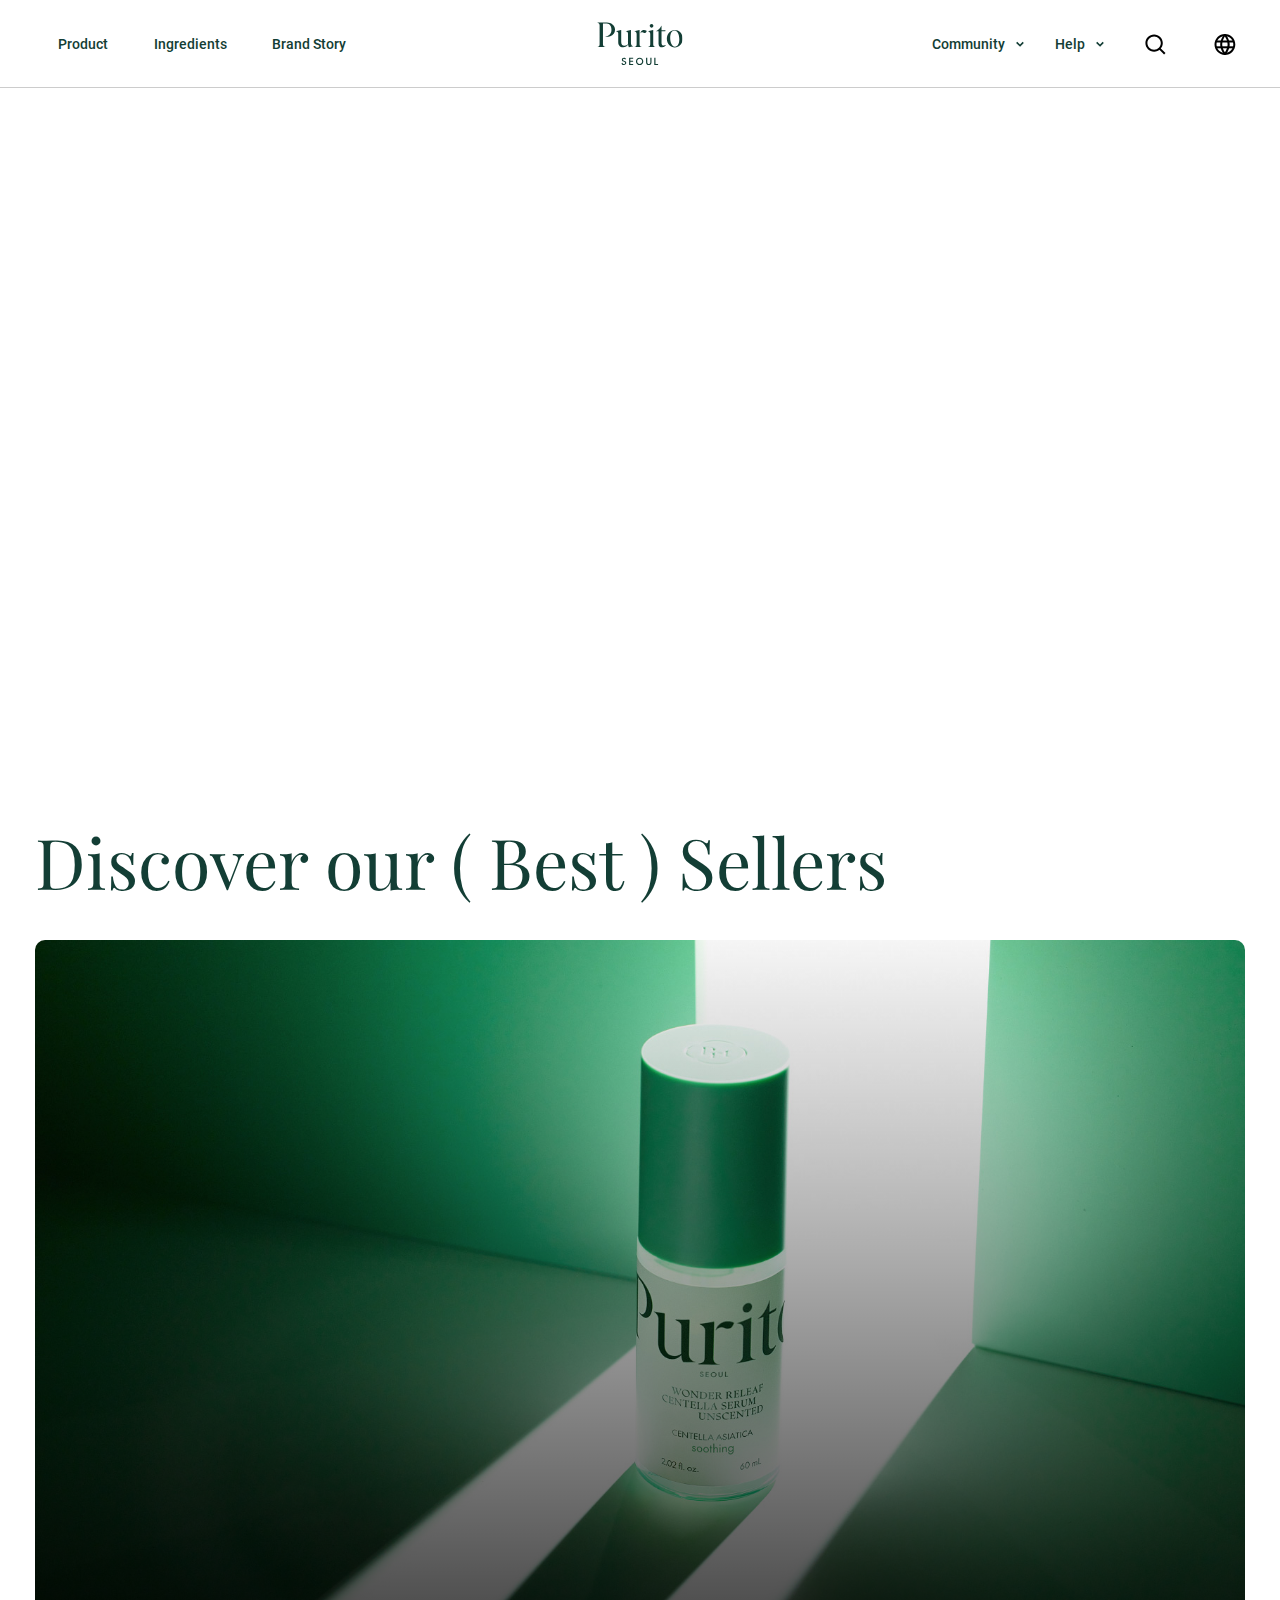
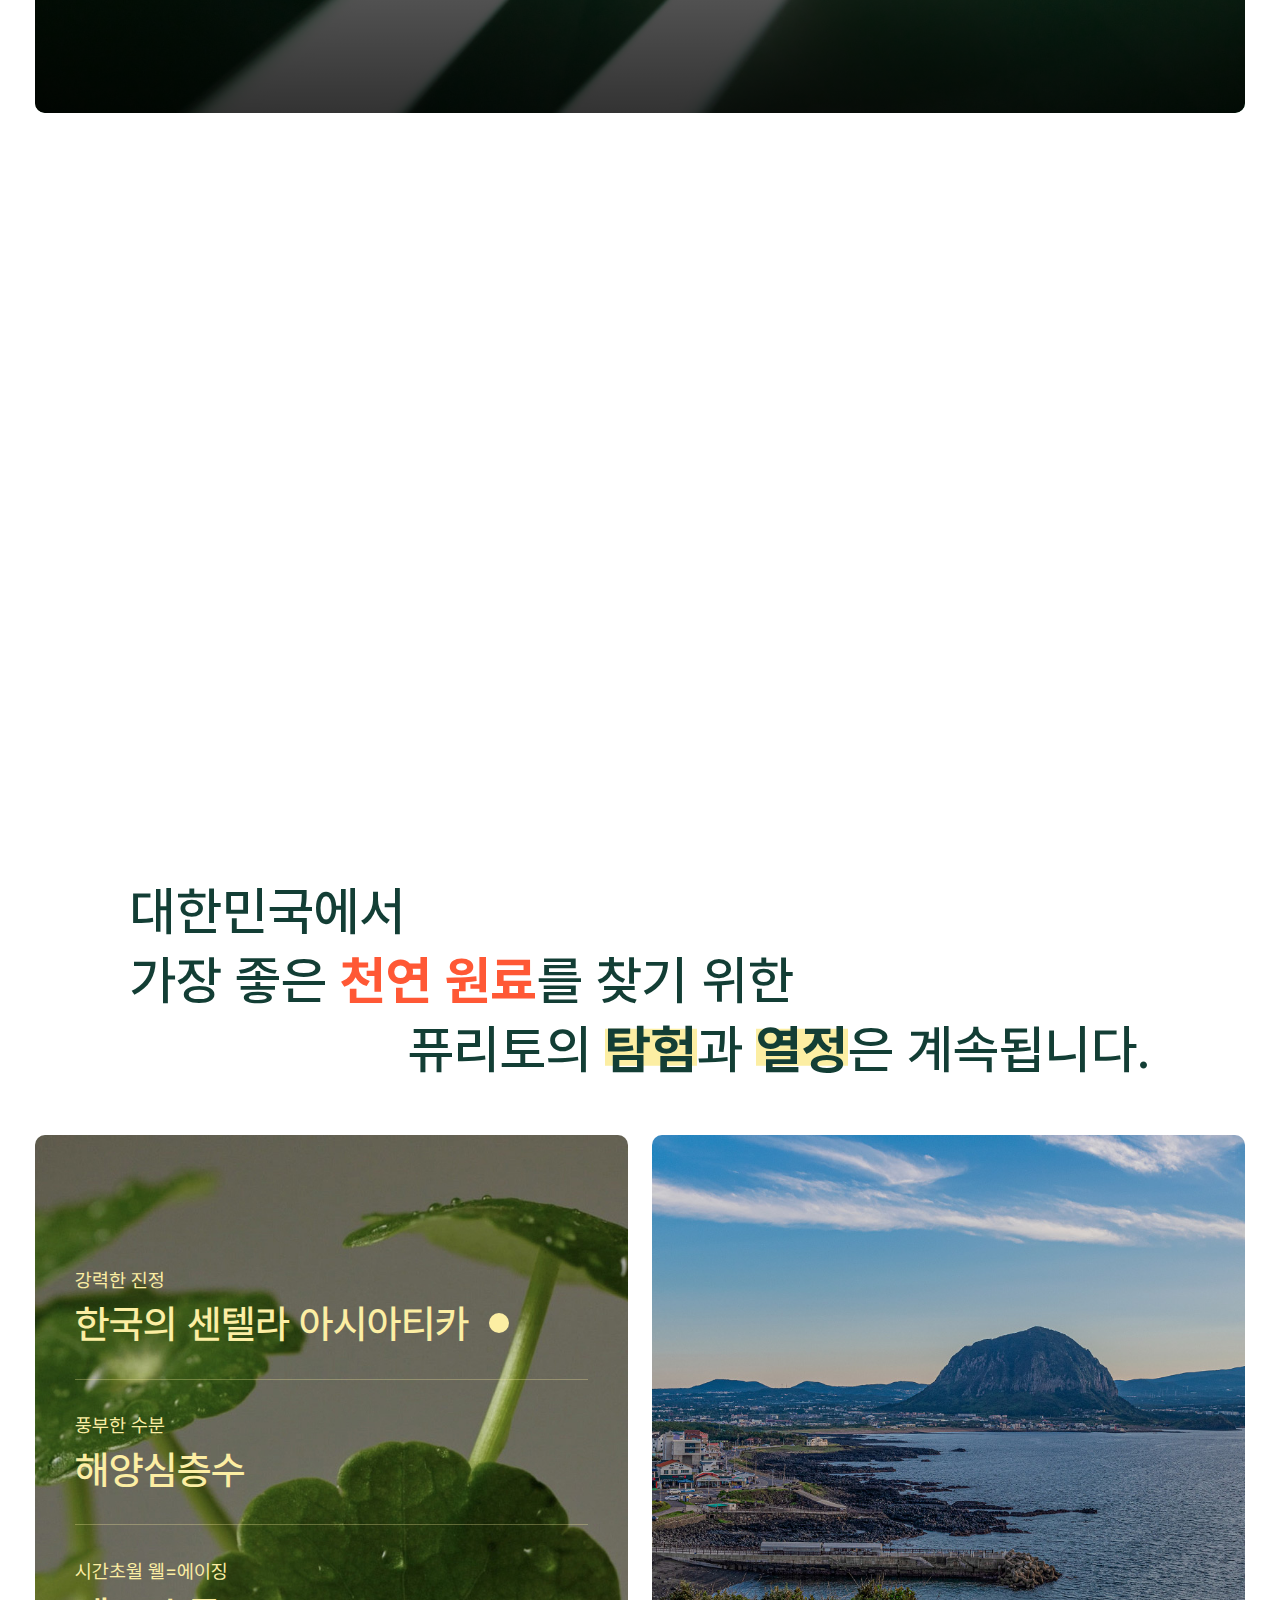
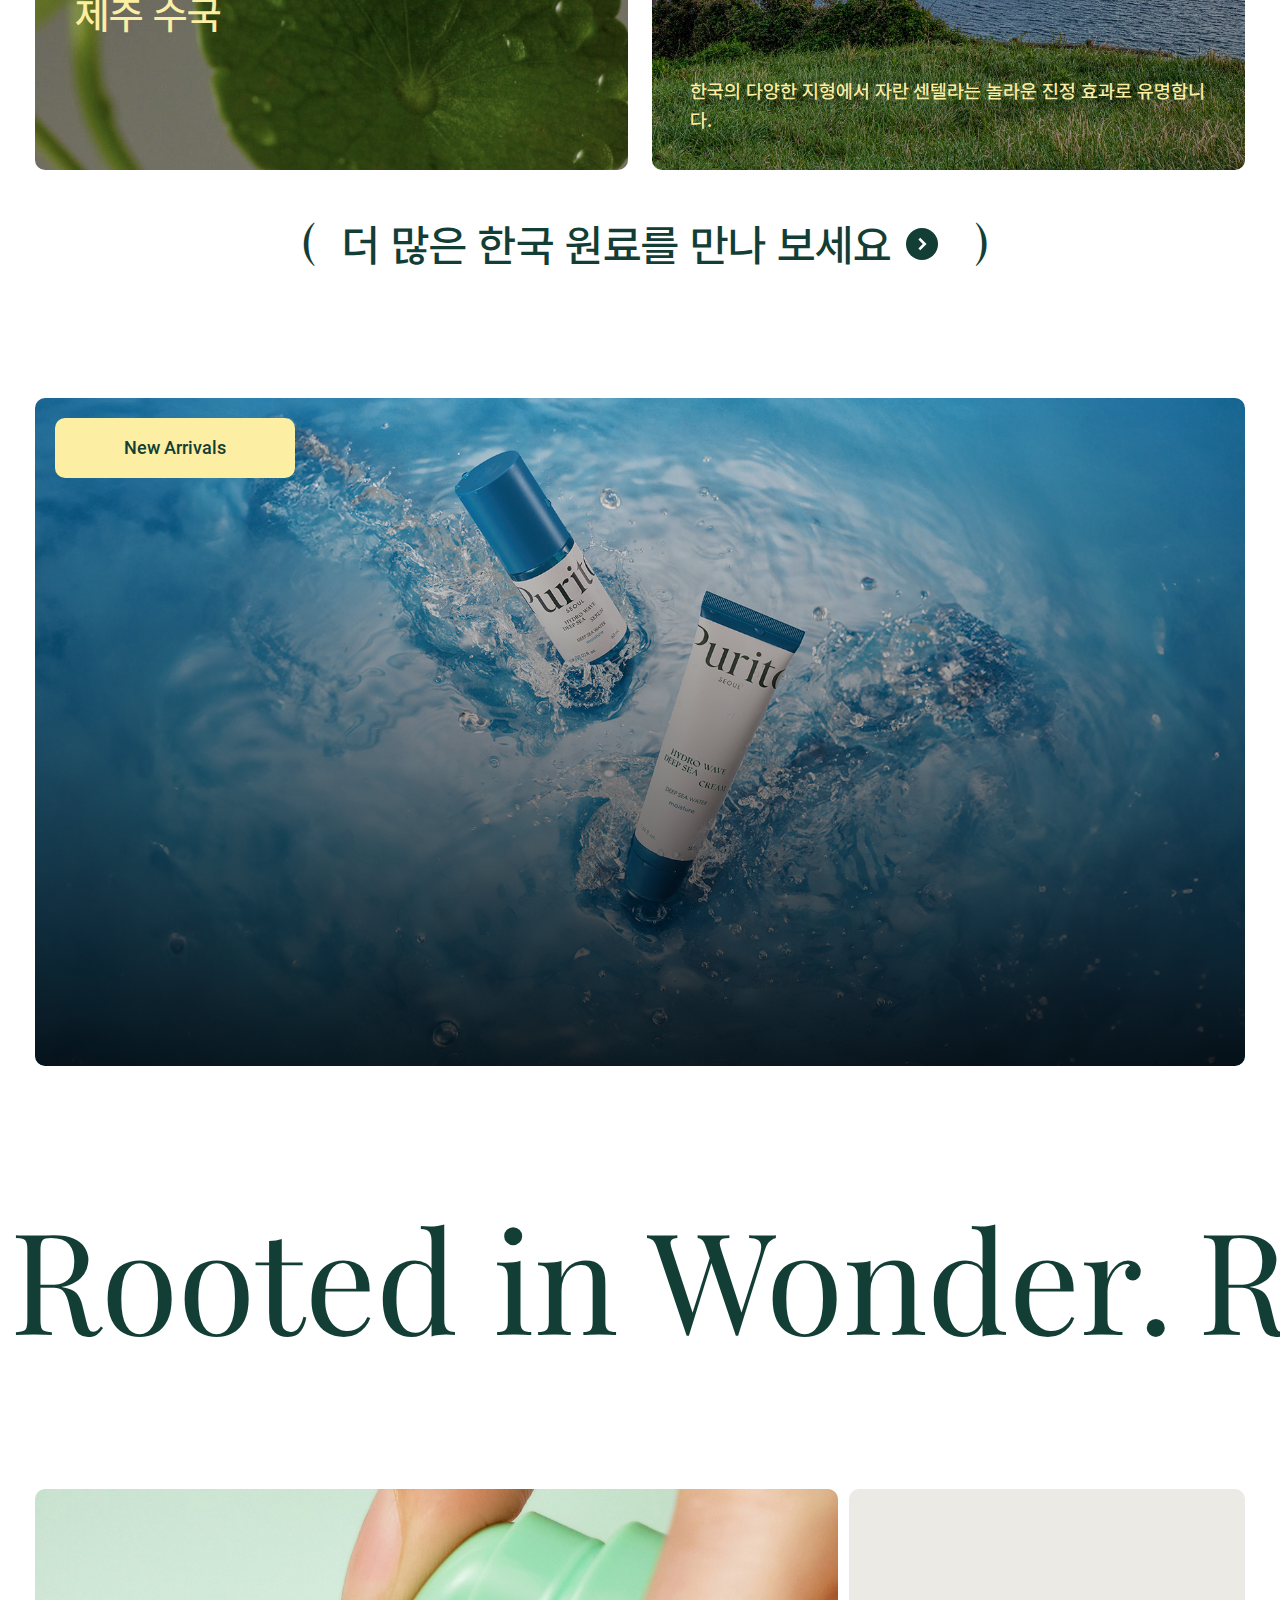
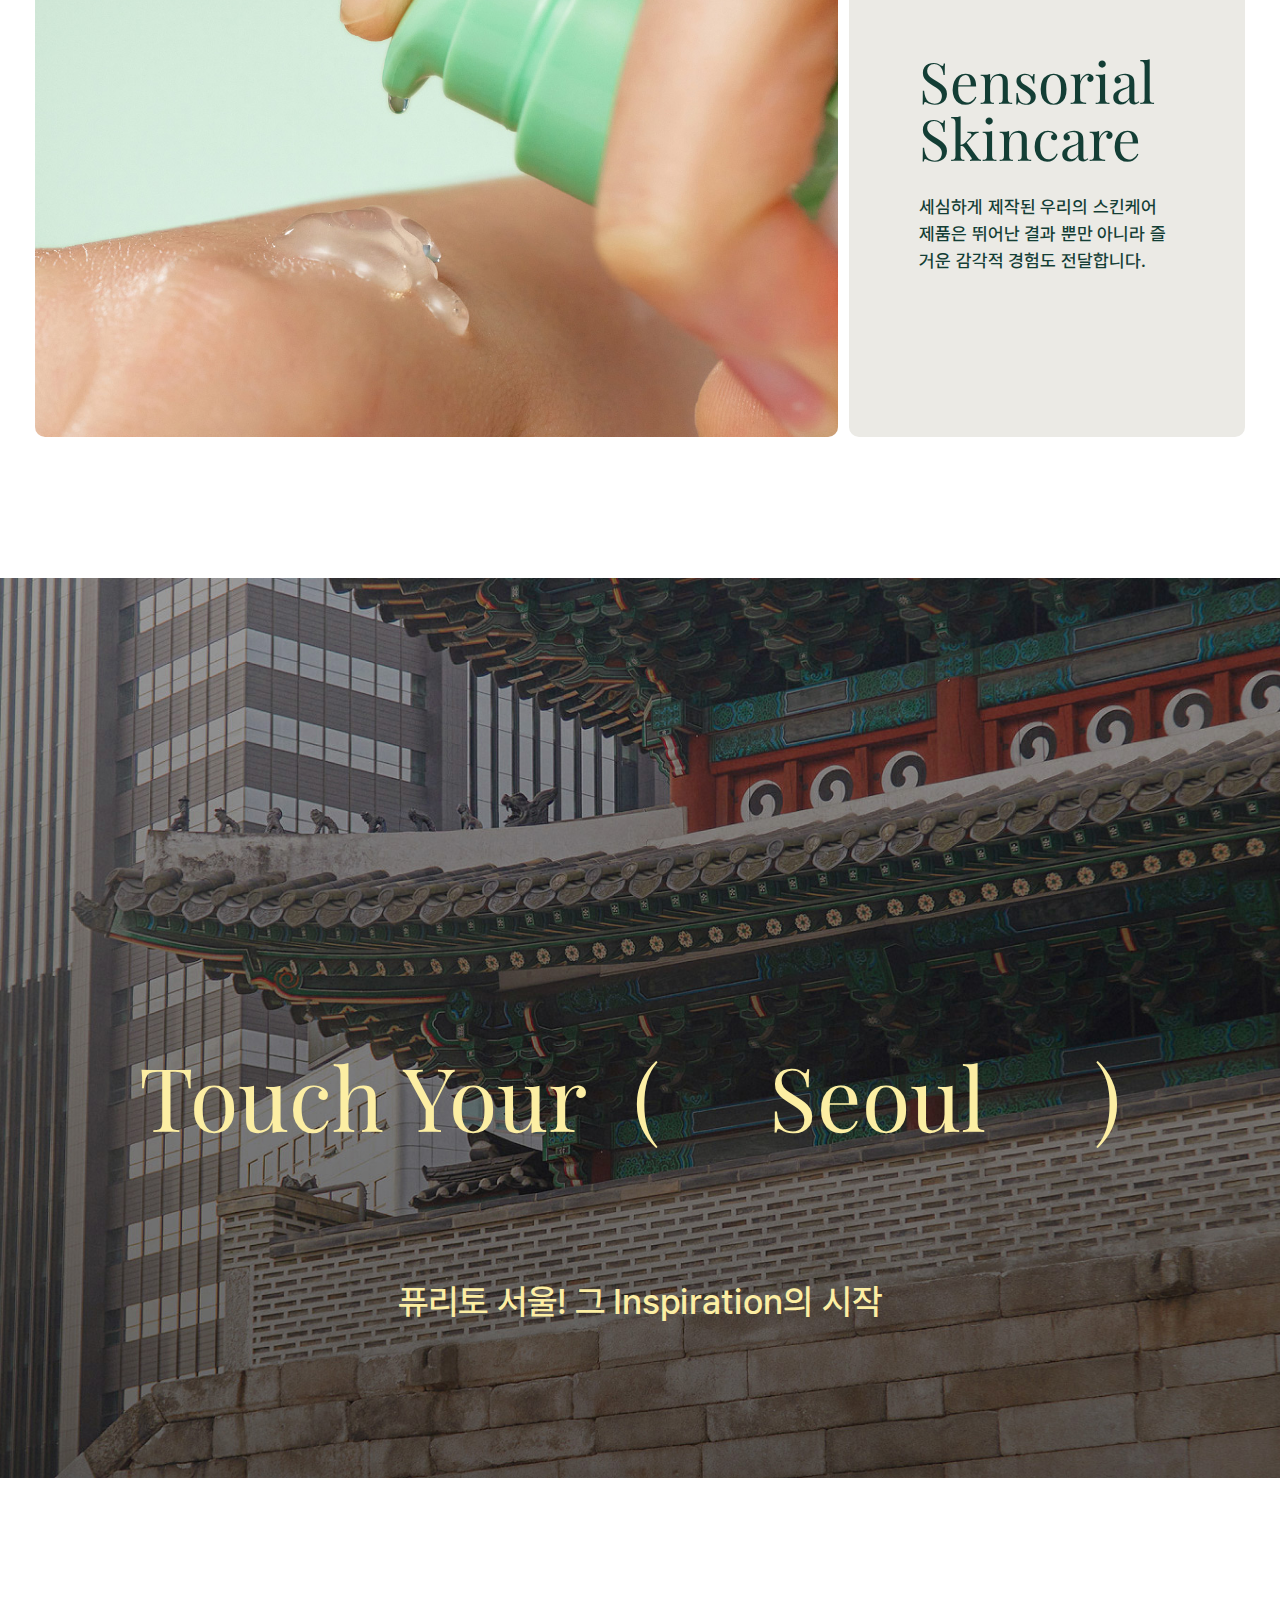
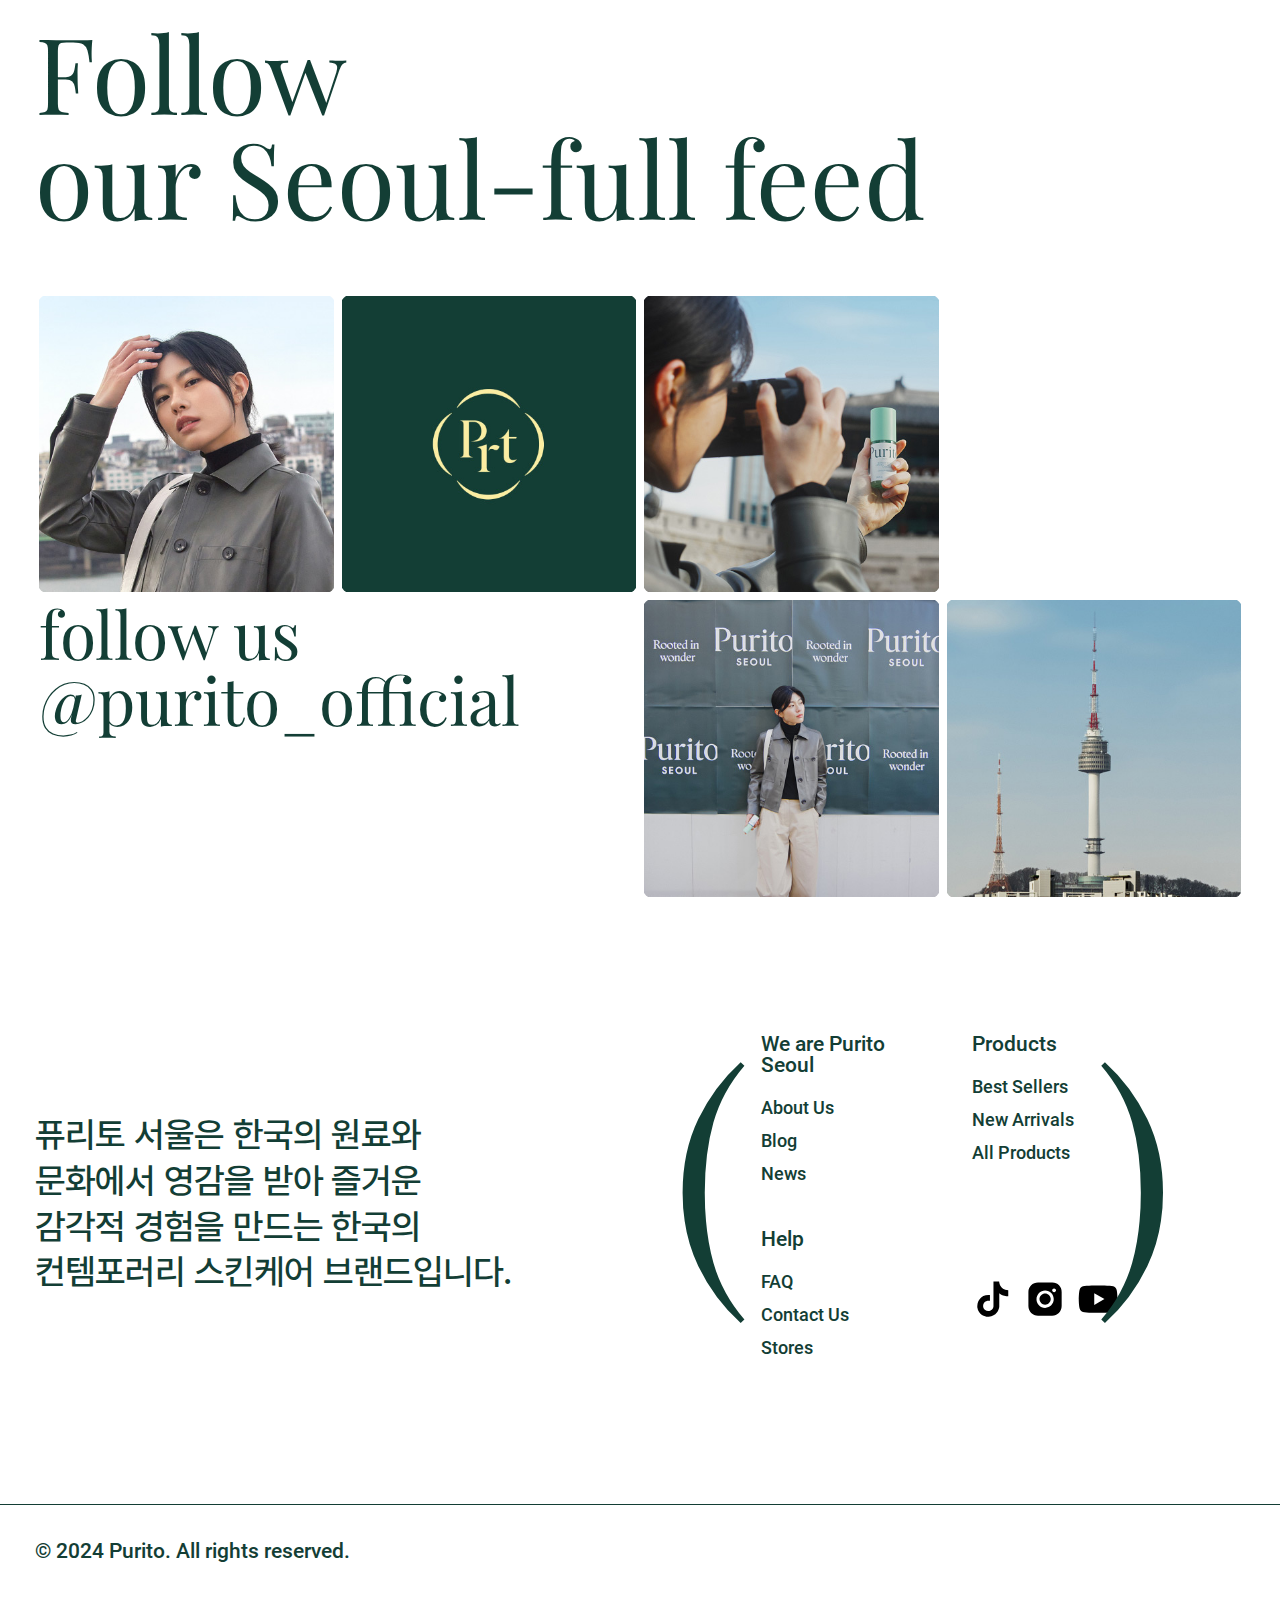
<file: index.html>
<!DOCTYPE html>
<html lang="ko">

<head>
    <meta charset="UTF-8">
    <meta name="viewport" content="width=device-width, initial-scale=1.0">
    <title>퓨리토 서울</title>
    <link rel="stylesheet" href="https://cdn.jsdelivr.net/npm/swiper@11/swiper-bundle.min.css" />
    <link rel="stylesheet" href="css/style.css" />
    <script src="lib/jquery-3.7.1.min.js"></script>
    <script>
        $(function () {
            //header
            let header = $('.header');
            $('window')

            let depth01 = $('.pc_nav .gnb > li');
            let depth02 = $('.pc_nav .depth02_box');
            let depth02List = $('.pc_nav .depth02_list li a');

            depth02List.mouseenter(function () {
                $(this).addClass('on');
            })

            depth02List.mouseleave(function () {
                $(this).removeClass('on');
            })

            depth01.mouseenter(function () {
                $(this).addClass('on');
                console.log($(this).children('.depth02_box').length)
                if ($(this).children('.depth02_box').length != 0) {
                    header.addClass('on');
                    $(this).children('.depth02_box').fadeIn(300);
                }
            })

            depth01.mouseleave(function () {
                header.removeClass('on');
                $(this).children('.depth02_box').hide();
                $(this).removeClass('on');
            })

            let body = $('body');
            let searchMenu = $('.util > li.search_box .icon');
            let searchCont = $('.search');
            let searchClose = $('.search > svg');

            searchMenu.mouseover(function () {
                $(this).addClass('on');
            })

            searchMenu.mouseleave(function () {
                $(this).removeClass('on');
            })

            searchMenu.click(function () {
                $(this).next().slideDown();
                body.addClass('on');
            })

            searchClose.click(function () {
                searchCont.slideUp();
                body.removeClass('on');
            })

            let nav2Depth01 = $('.pc_nav2 .gnb > li');
            let navDepth02 = $('.pc_nav2 .depth02 > li');

            navDepth02.mouseenter(function () {
                $(this).addClass('on');
            })
            navDepth02.mouseleave(function () {
                $(this).removeClass('on');
            })

            nav2Depth01.mouseenter(function () {
                $(this).children('.pc_nav2 .depth02').stop().fadeIn();
                $(this).addClass('on');
            })

            nav2Depth01.mouseleave(function () {
                $(this).children('.pc_nav2 .depth02').stop().hide();
                $(this).removeClass('on');
            })

            let lang = $('.lang');
            let langDepth02 = $('.lang .depth02 li');

            langDepth02.mouseenter(function () {
                $(this).addClass('on');
            })
            langDepth02.mouseleave(function () {
                $(this).removeClass('on');
            })
            lang.mouseenter(function () {
                lang.children('.depth02').fadeIn();
            })
            lang.mouseleave(function () {
                lang.children('.depth02').hide();
            })

            //mobile
            let mobileMenu = $('.mobile_btn');
            let mobileNav = $('.mobile_nav');
            let mobileClose = $('.mobile_nav .close');

            mobileMenu.click(function () {
                mobileDepth02Box.hide();
                mobileNav.css('right', '-50%');
                mobileNav.fadeIn(0);
                mobileNav.css('right', '0');
                $('body').addClass('scroll');
                $('body').addClass('on');
            })

            mobileClose.click(function () {
                mobileNav.fadeOut(200);
                $('body').removeClass('scroll');
                $('body').removeClass('on');
            })

            let mobileDepth01 = $('.mobile_nav .depth01');
            let mobileDepth02Box = $('.mobile_nav .depth02_box');
            let boxTitle = $('.depth02_box .title');

            if (mobileDepth01.next().css('display') === 'none') {
                mobileDepth01.addClass('on');
            }

            mobileDepth01.click(function () {
                $(this).next().fadeIn();
            })
            boxTitle.click(function () {
                mobileDepth02Box.fadeOut();
            })
        })
    </script>
    <script>
        window.onload = () => {

            /* main_visual */
            let video = document.querySelector('.main_visual figure');

            //section01
            let section01 = document.querySelector('.section01');
            let section01Text = section01.querySelectorAll('.showup');
            let section01Item = section01.querySelector('.swiper');
            let section01ItemCont = section01.querySelectorAll('.swiper-slide');

            for (let i = 0; i < section01ItemCont.length; i++) {
                section01ItemCont[i].addEventListener('mouseenter', () => {
                    section01ItemCont[i].classList.add('on');
                })
                section01ItemCont[i].addEventListener('mouseleave', () => {
                    section01ItemCont[i].classList.remove('on');
                })
            }

            //button ()
            let section01Btn = section01.querySelectorAll('.btn');
            let section01btnAnimation = section01.querySelectorAll('.btn span');

            for (let i = 0; i < section01btnAnimation.length; i++) {
                section01Btn[i].addEventListener('mouseenter', () => {
                    section01btnAnimation[i].classList.add('on');
                })
                section01Btn[i].addEventListener('mouseleave', () => {
                    section01btnAnimation[i].classList.remove('on');
                })
            }

            //section02
            let section02 = document.querySelector('.section02');
            let section02TabMenu = section02.querySelectorAll('.menu_list li');
            let section02Cont = section02.querySelectorAll('.item');
            let section02Bg = section02.querySelector('.tab_menu');
            let section02Menu = section02.querySelectorAll('.tab_menu li');

            for (let i = 0; i < section02Cont.length; i++) {
                section02TabMenu[i].addEventListener('mouseenter', () => {
                    section02Cont.forEach((item) => {
                        item.classList.remove('on');
                    })
                    section02Menu.forEach((item) => {
                        item.classList.remove('on');
                    })
                    section02Bg.classList.remove('on0');
                    section02Bg.classList.remove('on1');
                    section02Bg.classList.remove('on2');

                    section02Cont[i].classList.add('on');
                    if (i === 0) {
                        section02Bg.classList.add('on0');
                    }
                    else if (i === 1) {
                        section02Bg.classList.add('on1');
                    }
                    else {
                        section02Bg.classList.add('on2');
                    }
                    section02Menu[i].classList.add('on');
                })
            }

            //button ()
            let section02Btn = section02.querySelectorAll('.btn');
            let section02btnAnimation = section02.querySelectorAll('.btn span');

            for (let i = 0; i < section02btnAnimation.length; i++) {
                section02Btn[i].addEventListener('mouseenter', () => {
                    section02btnAnimation[i].classList.add('on');
                })
                section02Btn[i].addEventListener('mouseleave', () => {
                    section02btnAnimation[i].classList.remove('on');
                })
            }

            //section03
            let section03 = document.querySelector('.section03');
            let section03Text = section03.querySelectorAll('.showup');

            //button ()
            let section03Btn = section03.querySelectorAll('.btn');
            let section03btnAnimation = section03.querySelectorAll('.btn span');

            for (let i = 0; i < section03btnAnimation.length; i++) {
                section03Btn[i].addEventListener('mouseenter', () => {
                    section03btnAnimation[i].classList.add('on');
                })
                section03Btn[i].addEventListener('mouseleave', () => {
                    section03btnAnimation[i].classList.remove('on');
                })
            }

            //section06
            let section06 = document.querySelector('.section06');
            let btns = section06.querySelector('.prev_next');
            let prevBtn = section06.querySelector('.prev');
            let nextBtn = section06.querySelector('.next');

            let text = section06.querySelector('.text');
            let bg = section06.querySelectorAll('.pages div');
            let word = section06.querySelectorAll('.keyWords span')
            let descriptioin = section06.querySelectorAll('.description li')

            let i = 0;

            nextBtn.addEventListener('click', () => {
                i++;

                if (i >= bg.length) {
                    i = bg.length - 1;
                }

                else if (i === bg.length - 1) {
                    text.classList.add('on');
                    nextBtn.classList.add('nonactive');
                    prevBtn.classList.add('nonactive');
                    btns.classList.add('nonactive');
                }

                bg.forEach((item) => {
                    item.classList.remove('on');
                });
                word.forEach((item) => {
                    item.classList.remove('on');
                });
                descriptioin.forEach((item) => {
                    item.classList.remove('on');
                });
                bg[i].classList.add('on');
                word[i].classList.add('on');
                descriptioin[i].classList.add('on');

            })

            prevBtn.addEventListener('click', () => {
                i--;

                if (i <= 0) {
                    i = 0;
                }
                else if (i != bg.length - 1) {
                    text.classList.remove('on');
                    nextBtn.classList.remove('nonactive');
                    prevBtn.classList.remove('nonactive');
                    btns.classList.remove('nonactive');
                }
                bg.forEach((item) => {
                    item.classList.remove('on');
                });
                word.forEach((item) => {
                    item.classList.remove('on');
                });
                descriptioin.forEach((item) => {
                    item.classList.remove('on');
                });
                bg[i].classList.add('on');
                word[i].classList.add('on');
                descriptioin[i].classList.add('on');
            })

            //button ()
            let section06Btn = section06.querySelector('.btn');
            let section06btnAnimation = section06.querySelector('.btn span');

            section06Btn.addEventListener('mouseenter', () => {
                section06btnAnimation.classList.add('on');
            })
            section06Btn.addEventListener('mouseleave', () => {
                section06btnAnimation.classList.remove('on');
            })



            window.addEventListener('scroll', () => {
                let scrollBar = window.scrollY;

                // video
                let videoTop = video.offsetTop;
                if (videoTop < scrollBar) {
                    video.classList.add('on');
                }
                else if (videoTop + 500 >= scrollBar) {
                    video.classList.remove('on');
                }

                // section01
                let section01TextTop = section01.offsetTop;
                let section01ItemTop = section01Item.offsetTop;

                if (scrollBar >= section01TextTop + 100) {
                    section01Text.forEach((item, index) => {
                        item.classList.add('on' + index, 'active');
                    })
                }

                if (scrollBar >= section01ItemTop - 500) {
                    section01Item.classList.add('active');

                }

                //section03
                let section03TextTop = section03.offsetTop;

                if (scrollBar >= section03TextTop - 200) {
                    section03Text.forEach((item, index) => {
                        item.classList.add('on' + index, 'active');
                    })
                }

                //footer
                let footer = document.querySelector('.footer');
                let footerTop = footer.offsetTop;
                let beforeAfter = footer.querySelector('.info');

                if (scrollBar >= footerTop - 500) {
                    beforeAfter.classList.add('on');
                }
                else if (scrollBar < footerTop - 500) {
                    beforeAfter.classList.remove('on');
                }
            })
        }
    </script>
    <!-- Swiper JS -->

</head>

<body>
    <!-- https://purito.com/ko/ -->
    <header class="header">
        <div class="inner">
            <h1 class="logo">
                <a href="#">
                    <svg xmlns="http://www.w3.org/2000/svg" width="205.8" height="59.7" viewBox="0 0 205.8 59.7">
                        <path
                            d="M165.5,54.2c-1.6,0.8-3.2,1.2-4.9,1.2c-4.1,0-5.8-2.6-5.8-6.3V20.9h9l0.7-2.3h-9.7V7.8h-0.5c-2.5,5.4-7.2,11.6-12.9,13 c-0.1,0-0.1,0.1,0,0.1h6.2v29.8c0,5.9,3.4,8.9,8.5,8.9C162.2,59.6,165.1,55.2,165.5,54.2C165.7,54.2,165.6,54.2,165.5,54.2 L165.5,54.2z"
                            fill="#133E35">
                        </path>
                        <path
                            d="M74.3,52.8c0.3,3,0.9,4.9,1.8,6.4L87,57.1c0.1,0,0.1-0.1,0-0.1c-1.7-0.1-5.9-0.8-5.9-7V17.9h-0.5l-12.5,2.9 c0,0-0.1,0.1,0,0.1c3.7,0.4,5.8,2,5.8,4.9v20.7c0,2,0.1,3.7,0.2,5.2c-1.9,2.4-4.9,4.1-8.5,4.1c-5.7,0-8-3.8-8-9.6V17.9h-0.5 l-12.5,2.9c0,0-0.1,0.1,0,0.1c3.7,0.4,5.8,2,5.8,4.9v21c0,7.7,3.7,12.7,11.6,12.7C67.6,59.6,72.2,56.1,74.3,52.8z"
                            fill="#133E35">
                        </path>
                        <path
                            d="M36.5,4.4C33,1.8,28.2,0,23.2,0H0c0,0.1,0,0,0,0.1c1.8,0.3,5.5,1.2,5.5,5.8v46.9c0,4.9-3.8,5.5-5.5,5.8c0,0.1,0,0.1,0,0.1 h19.9c0-0.1,0-0.1,0-0.1c-1.6-0.3-6.3-1-6.3-5.8V2.3h7.6c4.8,0,12.9,2.2,12.9,15c0,9.5-5.5,15.9-16.4,16.2c0,0-0.1,0-0.1,0.1 c0,0,0,0.1,0.1,0.1c4.7,0.3,9.1,0.3,13.5-1c7-2.2,11.5-8.4,11.5-15.8C42.6,11.6,40.5,7.4,36.5,4.4z"
                            fill="#133E35">
                        </path>
                        <path
                            d="M134.8,52.8V17.9h-0.5l-12.5,2.9v0.1c4,0.5,5.8,3.4,5.8,6.5v25.3c0,4.8-3.8,5.5-5.5,5.8c0,0.1,0,0.1,0,0.1h18.1 c0-0.1,0-0.1,0-0.1C138.6,58.3,134.8,57.6,134.8,52.8L134.8,52.8z"
                            fill="#133E35">
                        </path>
                        <path
                            d="M130.8,12.2c2.4,0,4.4-2,4.4-4.4c0-2.3-2-4.4-4.4-4.4s-4.4,2-4.4,4.4C126.4,10.1,128.4,12.2,130.8,12.2z"
                            fill="#133E35">
                        </path>
                        <path
                            d="M186.7,17.9c-10.1,0-19.1,8.6-19.1,21.1s9,20.7,19.1,20.7s19.1-8.6,19.1-21.1S196.7,17.9,186.7,17.9z M187.2,58.1 c-7.2,0-11.5-10.4-11.5-21s3.7-17.8,10.5-17.8s11.5,9.2,11.5,21C197.7,50.6,193.9,58.1,187.2,58.1z"
                            fill="#133E35">
                        </path>
                        <path
                            d="M94.8,27.5v25.3c0,4.8-3.8,5.5-5.5,5.8c0,0.1,0,0.1,0,0.1h18.1c0-0.1,0-0.1,0-0.1c-1.6-0.3-5.5-1-5.5-5.9V17.9h-0.5 l-12.5,2.9v0.1C93.1,21.4,94.8,24.4,94.8,27.5L94.8,27.5z"
                            fill="#133E35">
                        </path>
                        <path
                            d="M116.4,24.4c1.9-1.2,2.6-4.4,2.6-4.4s-2.1-2.1-6.3-2.1c-3.3,0-6.1,1.5-7.9,4.8c-1,1.7-1.3,3.6-1.3,3.6c1.4-2.7,4-3,5.3-2.8 c1.8,0.2,2.4,0.9,3.7,1.3C113.7,25.2,115.2,25.1,116.4,24.4z"
                            fill="#133E35">
                        </path>
                    </svg>


                    <svg xmlns="http://www.w3.org/2000/svg" width="89.6" height="18" viewBox="0 0 89.6 18">
                        <path
                            d="M4,4.8c0-1.4,1-2.3,2.4-2.3c1.4,0,2.2,0.8,2.6,2l2.6-1.1C10.9,1.4,9,0,6.5,0C3.4,0,1.2,2.2,1.2,5c0,5.8,8.1,3.8,8.1,7.6 c0,1.7-1.4,2.9-3.1,2.9c-1.8,0-3.1-1.2-3.5-3.1L0,13.2C0.6,16.1,3,18,6.1,18c3.3,0,6-2.4,6-5.5C12.2,6.4,4,8.3,4,4.8L4,4.8z"
                            fill="#133E35">
                        </path>
                        <path d="M18.9,17.7h9.8v-2.5h-6.9V9.8h6.8V7.3h-6.8V2.7h6.9V0.2h-9.8V17.7z" fill="#133E35">
                        </path>
                        <path
                            d="M44.4,0.1c-5,0-8.9,4-8.9,8.9s4,8.9,8.9,8.9c5,0,8.9-4,8.9-8.9S49.3,0.1,44.4,0.1z M44.4,15.2c-3.4,0-6-2.7-6-6.2 s2.6-6.2,6-6.2s6,2.7,6,6.2S47.7,15.2,44.4,15.2z"
                            fill="#133E35">
                        </path>
                        <path
                            d="M70.4,10.9c0,2.9-1.5,4.4-3.7,4.4s-3.8-1.5-3.8-4.4V0.3H60v10.6c0,4.5,2.9,7,6.6,7c3.7,0,6.6-2.5,6.6-7V0.3h-2.9L70.4,10.9 L70.4,10.9z"
                            fill="#133E35">
                        </path>
                        <path d="M82.8,0.3h-2.9v17.4h9.7v-2.5h-6.8V0.3z" fill="#133E35"></path>
                    </svg>

                </a>
            </h1><!-- .logo end -->

            <nav class="pc_nav pc">
                <ul class="gnb">
                    <li>
                        <a href="#" class="depth01">Product</a>
                        <div class="depth02_box">
                            <ul class="depth02">
                                <li>
                                    <a href="#" class="depth02_subject">제품</a>
                                    <ul class="depth02_list">
                                        <li><a href="#">전 제품 보기</a></li>
                                        <li><a href="#">베스트셀러</a></li>
                                        <li><a href="#">신상품</a></li>
                                    </ul><!-- depth02_list end -->
                                </li>
                                <li>
                                    <a href="#" class="depth02_subject">유형별</a>
                                    <ul class="depth02_list">
                                        <li><a href="#">클렌저</a></li>
                                        <li><a href="#">토너 & 에센스</a></li>
                                        <li><a href="#">세럼</a></li>
                                        <li><a href="#">모이스처라이저</a></li>
                                        <li><a href="#">선 케어</a></li>
                                        <li><a href="#">메이크업</a></li>
                                        <li><a href="#">스페셜 케어</a></li>
                                    </ul><!-- depth02_list end -->
                                </li>
                                <li>
                                    <a href="#" class="depth02_subject">피부 고민 별</a>
                                    <ul class="depth02_list">
                                        <li><a href="#">홍조 및 민감성</a></li>
                                        <li><a href="#">약해진 피부 장벽</a></li>
                                        <li><a href="#">건조함</a></li>
                                        <li><a href="#">트러블 & 여드름</a></li>
                                        <li><a href="#">주름 & 처진 라인</a></li>
                                        <li><a href="#">칙칙함</a></li>
                                    </ul><!-- depth02_list end -->
                                </li>
                                <li>
                                    <a href="#" class="depth02_subject">원료 별</a>
                                    <ul class="depth02_list">
                                        <li><a href="#">센텔라 아시아티카</a></li>
                                        <li><a href="#">해양심층수</a></li>
                                        <li><a href="#">수국</a></li>
                                    </ul><!-- depth02_list end -->
                                </li>
                                <li>
                                    <div class="gnb_img">
                                        <figure>
                                            <img src="img/gnb-bannerjpg.jpg" alt="">
                                            <div class="text">
                                                <p>10초 급속 진정</p>
                                                <span>
                                                    <a href="#">SHOP NOW</a>
                                                </span>
                                            </div><!-- .text end -->
                                        </figure>
                                    </div><!-- .gnb_img -->
                                </li>
                            </ul><!-- .depth02 end -->

                        </div><!-- .depth02_box end -->
                    </li>
                    <li><a href="#" class="depth01">Ingredients</a></li>
                    <li><a href="#" class="depth01">Brand Story</a></li>
                </ul><!-- .gnb end -->
            </nav><!-- .pc_nav end -->

            <div class="pc_nav2 pc">
                <ul class="gnb">
                    <li>
                        <a href="#" class="depth01">Community</a>
                        <ul class="depth02">
                            <li><a href="#">Creat Me</a></li>
                            <li><a href="#">News & Press</a></li>
                        </ul>
                    </li>
                    <li>
                        <a href="#" class="depth01">Help</a>
                        <ul class="depth02">
                            <li><a href="#">Contact Us</a></li>
                            <li><a href="#">FAQ</a></li>
                            <li><a href="#">Stores</a></li>
                        </ul>
                    </li>
                </ul><!-- .gnb end -->
                <div class="pc_util pc util">
                    <li class="search_box">
                        <div class="depth01 icon">
                            <svg xmlns="http://www.w3.org/2000/svg" width="24" height="24" viewBox="0 0 24 24">
                                <path
                                    d="M11.1,19.8c-4.8,0-8.7-3.9-8.7-8.7s3.9-8.7,8.7-8.7s8.7,3.9,8.7,8.7S15.9,19.8,11.1,19.8z M11.1,4.4c-3.7,0-6.7,3-6.7,6.7 c0,3.7,3,6.7,6.7,6.7c3.7,0,6.7-3,6.7-6.7C17.8,7.4,14.8,4.4,11.1,4.4z">
                                </path>
                                <path d="M21.1,22.5l-5.2-5.2l1.4-1.4l5.2,5.2L21.1,22.5z"></path>
                            </svg>
                        </div>
                        <div class="search">
                            <svg width="32" height="32" viewBox="0 0 32 32" xmlns="http://www.w3.org/2000/svg">
                                <path
                                    d="M28.2,5.2l-1.4-1.4L16,14.6L5.2,3.8L3.8,5.2L14.6,16L4.2,26.4l1.4,1.4L16,17.4l10.4,10.4l1.4-1.4L17.4,16L28.2,5.2z"
                                    fill="#133E35"></path>
                            </svg>
                            <div class="search_depth02">
                                <div class="input_box">
                                    <svg xmlns="http://www.w3.org/2000/svg" width="32" height="32" viewBox="0 0 32 32">
                                        <path
                                            d="M14.8,3.6c-6.2,0-11.2,5-11.2,11.2S8.6,26,14.8,26S26,21,26,14.8S21,3.6,14.8,3.6z M14.8,24c-5.1,0-9.2-4.1-9.2-9.2 c0-5.1,4.1-9.2,9.2-9.2c5.1,0,9.2,4.1,9.2,9.2C24,19.9,19.9,24,14.8,24z">
                                        </path>
                                        <path d="M28.4,29.8l-6.9-6.9l1.4-1.4l6.9,6.9L28.4,29.8z"></path>
                                    </svg>
                                    <input type="text" name="search" id="search"
                                        placeholder="What are you looking for?">
                                </div>
                                <div class="recommand">
                                    <div class="text_box">
                                        <h3>추천 키워드</h3>
                                        <ul>
                                            <li><a href="#">원더 릴리프 센텔라</a></li>
                                            <li><a href="#">진정</a></li>
                                            <li><a href="#">민감성 피부</a></li>
                                            <li><a href="#">딥 씨 크림</a></li>
                                            <li><a href="#">판테놀 크림</a></li>
                                        </ul>
                                    </div><!-- .text_bod end -->
                                    <div class="swiper recommand_items">
                                        <div class="swiper-wrapper">
                                            <div class="swiper-slide">
                                                <a href="#">
                                                    <figure>
                                                        <img src="img/토너.png" alt="">
                                                    </figure>
                                                    <p>원더 릴리프 센텔라 <br> 토너</p>
                                                </a>
                                            </div><!-- .swiper-slide end -->
                                            <div class="swiper-slide">
                                                <a href="#">
                                                    <figure>
                                                        <img src="img/아이크림.png" alt="">
                                                    </figure>
                                                    <p>원더 릴리프 센텔라 <br>아이크림</p>
                                                </a>
                                            </div><!-- .swiper-slide end -->
                                            <div class="swiper-slide">
                                                <a href="#">
                                                    <figure>
                                                        <img src="img/세럼.png" alt="">
                                                    </figure>
                                                    <p>원더 릴리프 센텔라 <br>세럼</p>
                                                </a>
                                            </div><!-- .swiper-slide end -->
                                            <div class="swiper-slide">
                                                <a href="#">
                                                    <figure>
                                                        <img src="img/크림.png" alt="">
                                                    </figure>
                                                    <p>원더 릴리프 센텔라 <br>크림</p>
                                                </a>
                                            </div><!-- .swiper-slide end -->
                                            <div class="swiper-slide">
                                                <a href="#">
                                                    <figure>
                                                        <img src="img/아이크림언센티드.png" alt="">
                                                    </figure>
                                                    <p>원더 릴리프 센텔라 <br> 아이크림 언센티드</p>
                                                </a>
                                            </div><!-- .swiper-slide end -->
                                        </div>
                                        <div class="swiper-button-next"></div>
                                        <div class="swiper-button-prev"></div>
                                    </div><!-- .recommand -->
                                </div><!-- .search_depth02 end -->
                    </li>
                    <li class="lang">
                        <div class="depth01 icon">
                            <svg xmlns="http://www.w3.org/2000/svg" width="24" height="24" viewBox="0 0 24 24">
                                <path
                                    d="M11.9,22.9c-5.8,0-10.4-4.7-10.4-10.4C1.5,6.7,6.2,2,11.9,2s10.4,4.7,10.4,10.4C22.4,18.2,17.7,22.9,11.9,22.9z M11.9,4 c-4.7,0-8.4,3.8-8.4,8.4c0,4.7,3.8,8.4,8.4,8.4s8.4-3.8,8.4-8.4C20.4,7.8,16.6,4,11.9,4z">
                                </path>
                                <path
                                    d="M11.9,22.9L11.9,22.9c-0.3,0-0.6-0.1-0.7-0.3c-0.2-0.2-4-4.6-4-10.1c0-5.5,3.8-9.9,4-10.1c0.4-0.4,1.1-0.4,1.5,0 c0.2,0.2,4,4.6,4,10.1c0,5.5-3.8,9.9-4,10.1C12.5,22.8,12.2,22.9,11.9,22.9z M11.9,4.6c-1,1.5-2.7,4.4-2.7,7.8 c0,3.4,1.7,6.3,2.7,7.8c1-1.5,2.7-4.4,2.7-7.8C14.7,9.1,12.9,6.1,11.9,4.6z">
                                </path>
                                <path d="M21,10.5H2.9v-2H21V10.5z"></path>
                                <path d="M21,16.3H2.9v-2H21V16.3z"></path>
                            </svg>
                        </div>
                        <ul class="depth02">
                            <li><a href="#">ENG</a></li>
                            <li><a href="#">KOR</a></li>
                        </ul>
                    </li>

                </div><!-- .pc_util end -->
            </div><!-- pc_nav2 end -->








            <div class="mobile mobile_menu">
                <ul class="mobile_util util">
                    <li class="search_box">
                        <div class="depth01 icon">
                            <svg xmlns="http://www.w3.org/2000/svg" width="24" height="24" viewBox="0 0 24 24">
                                <path
                                    d="M11.1,19.8c-4.8,0-8.7-3.9-8.7-8.7s3.9-8.7,8.7-8.7s8.7,3.9,8.7,8.7S15.9,19.8,11.1,19.8z M11.1,4.4c-3.7,0-6.7,3-6.7,6.7 c0,3.7,3,6.7,6.7,6.7c3.7,0,6.7-3,6.7-6.7C17.8,7.4,14.8,4.4,11.1,4.4z">
                                </path>
                                <path d="M21.1,22.5l-5.2-5.2l1.4-1.4l5.2,5.2L21.1,22.5z"></path>
                            </svg>
                        </div>
                        <div class="search">
                            <svg width="32" height="32" viewBox="0 0 32 32" xmlns="http://www.w3.org/2000/svg">
                                <path
                                    d="M28.2,5.2l-1.4-1.4L16,14.6L5.2,3.8L3.8,5.2L14.6,16L4.2,26.4l1.4,1.4L16,17.4l10.4,10.4l1.4-1.4L17.4,16L28.2,5.2z"
                                    fill="#133E35"></path>
                            </svg>
                            <div class="search_depth02">
                                <div class="input_box">
                                    <svg xmlns="http://www.w3.org/2000/svg" width="32" height="32" viewBox="0 0 32 32">
                                        <path
                                            d="M14.8,3.6c-6.2,0-11.2,5-11.2,11.2S8.6,26,14.8,26S26,21,26,14.8S21,3.6,14.8,3.6z M14.8,24c-5.1,0-9.2-4.1-9.2-9.2 c0-5.1,4.1-9.2,9.2-9.2c5.1,0,9.2,4.1,9.2,9.2C24,19.9,19.9,24,14.8,24z">
                                        </path>
                                        <path d="M28.4,29.8l-6.9-6.9l1.4-1.4l6.9,6.9L28.4,29.8z"></path>
                                    </svg>
                                    <input type="text" name="search" id="search"
                                        placeholder="What are you looking for?">
                                </div>
                                <div class="recommand">
                                    <div class="text_box">
                                        <h3>추천 키워드</h3>
                                        <ul>
                                            <li><a href="#">원더 릴리프 센텔라</a></li>
                                            <li><a href="#">진정</a></li>
                                            <li><a href="#">민감성 피부</a></li>
                                            <li><a href="#">딥 씨 크림</a></li>
                                            <li><a href="#">판테놀 크림</a></li>
                                        </ul>
                                    </div><!-- .text_bod end -->
                                    <div class="swiper recommand_items">
                                        <div class="swiper-wrapper">
                                            <div class="swiper-slide">
                                                <a href="#">
                                                    <figure>
                                                        <img src="img/토너.png" alt="">
                                                    </figure>
                                                    <p>원더 릴리프 센텔라 <br> 토너</p>
                                                </a>
                                            </div><!-- .swiper-slide end -->
                                            <div class="swiper-slide">
                                                <a href="#">
                                                    <figure>
                                                        <img src="img/아이크림.png" alt="">
                                                    </figure>
                                                    <p>원더 릴리프 센텔라 <br>아이크림</p>
                                                </a>
                                            </div><!-- .swiper-slide end -->
                                            <div class="swiper-slide">
                                                <a href="#">
                                                    <figure>
                                                        <img src="img/세럼.png" alt="">
                                                    </figure>
                                                    <p>원더 릴리프 센텔라 <br>세럼</p>
                                                </a>
                                            </div><!-- .swiper-slide end -->
                                            <div class="swiper-slide">
                                                <a href="#">
                                                    <figure>
                                                        <img src="img/크림.png" alt="">
                                                    </figure>
                                                    <p>원더 릴리프 센텔라 <br>크림</p>
                                                </a>
                                            </div><!-- .swiper-slide end -->
                                            <div class="swiper-slide">
                                                <a href="#">
                                                    <figure>
                                                        <img src="img/아이크림언센티드.png" alt="">
                                                    </figure>
                                                    <p>원더 릴리프 센텔라 <br> 아이크림 언센티드</p>
                                                </a>
                                            </div><!-- .swiper-slide end -->
                                        </div>
                                        <div class="swiper-button-next"></div>
                                        <div class="swiper-button-prev"></div>
                                    </div><!-- .recommand -->
                                </div><!-- .search_depth02 end -->
                    </li>
                    <li class="lang">
                        <div class="depth01 icon">
                            <svg xmlns="http://www.w3.org/2000/svg" width="24" height="24" viewBox="0 0 24 24">
                                <path
                                    d="M11.9,22.9c-5.8,0-10.4-4.7-10.4-10.4C1.5,6.7,6.2,2,11.9,2s10.4,4.7,10.4,10.4C22.4,18.2,17.7,22.9,11.9,22.9z M11.9,4 c-4.7,0-8.4,3.8-8.4,8.4c0,4.7,3.8,8.4,8.4,8.4s8.4-3.8,8.4-8.4C20.4,7.8,16.6,4,11.9,4z">
                                </path>
                                <path
                                    d="M11.9,22.9L11.9,22.9c-0.3,0-0.6-0.1-0.7-0.3c-0.2-0.2-4-4.6-4-10.1c0-5.5,3.8-9.9,4-10.1c0.4-0.4,1.1-0.4,1.5,0 c0.2,0.2,4,4.6,4,10.1c0,5.5-3.8,9.9-4,10.1C12.5,22.8,12.2,22.9,11.9,22.9z M11.9,4.6c-1,1.5-2.7,4.4-2.7,7.8 c0,3.4,1.7,6.3,2.7,7.8c1-1.5,2.7-4.4,2.7-7.8C14.7,9.1,12.9,6.1,11.9,4.6z">
                                </path>
                                <path d="M21,10.5H2.9v-2H21V10.5z"></path>
                                <path d="M21,16.3H2.9v-2H21V16.3z"></path>
                            </svg>
                        </div>
                        <ul class="depth02">
                            <li><a href="#">ENG</a></li>
                            <li><a href="#">KOR</a></li>
                        </ul>
                    </li>
                    <li>
                        <div class="mobile_btn">
                            <img src="img/icon-menu-B.svg" alt="">
                        </div>
                    </li>
                </ul><!-- .gnb end -->
            </div><!-- .mobile_menu -->

            <div class="mobile mobile_nav">
                <div class="close">
                    <img src="img/chevron-down.svg" alt="">
                </div>
                <ul class="gnb">
                    <li>
                        <a href="#" class="depth01">Product</a>
                        <div class="depth02_box">
                            <p class="title">Product</p>
                            <ul class="depth02">
                                <li>
                                    <a href="#" class="depth02_subject">제품</a>
                                    <ul class="depth02_list">
                                        <li><a href="#">전 제품 보기</a></li>
                                        <li><a href="#">베스트셀러</a></li>
                                        <li><a href="#">신상품</a></li>
                                    </ul><!-- depth02_list end -->
                                </li>
                                <li>
                                    <a href="#" class="depth02_subject">유형별</a>
                                    <ul class="depth02_list">
                                        <li><a href="#">클렌저</a></li>
                                        <li><a href="#">토너 & 에센스</a></li>
                                        <li><a href="#">세럼</a></li>
                                        <li><a href="#">모이스처라이저</a></li>
                                        <li><a href="#">선 케어</a></li>
                                        <li><a href="#">메이크업</a></li>
                                        <li><a href="#">스페셜 케어</a></li>
                                    </ul><!-- depth02_list end -->
                                </li>
                                <li>
                                    <a href="#" class="depth02_subject">피부 고민 별</a>
                                    <ul class="depth02_list">
                                        <li><a href="#">홍조 및 민감성</a></li>
                                        <li><a href="#">약해진 피부 장벽</a></li>
                                        <li><a href="#">건조함</a></li>
                                        <li><a href="#">트러블 & 여드름</a></li>
                                        <li><a href="#">주름 & 처진 라인</a></li>
                                        <li><a href="#">칙칙함</a></li>
                                    </ul><!-- depth02_list end -->
                                </li>
                                <li>
                                    <a href="#" class="depth02_subject">원료 별</a>
                                    <ul class="depth02_list">
                                        <li><a href="#">센텔라 아시아티카</a></li>
                                        <li><a href="#">해양심층수</a></li>
                                        <li><a href="#">수국</a></li>
                                    </ul><!-- depth02_list end -->
                                </li>
                            </ul><!-- .depth02 end -->
                        </div><!-- .depth02_box end -->
                    </li>
                    <li><a href="#">Ingredients</a></li>
                    <li><a href="#">Brand Story</a></li>
                    <li>
                        <a href="#" class="depth01">Community</a>
                        <div class="depth02_box">
                            <p class="title">Community</p>
                            <ul class="depth02">
                                <li>
                                    <ul class="depth02_list">
                                        <li><a href="#">Create Me</a></li>
                                        <li><a href="#">News&press</a></li>
                                    </ul><!-- depth02_list end -->
                                </li>
                            </ul><!-- .depth02 end -->
                        </div><!-- .depth02_box end -->
                    </li>
                    <li>
                        <a href="#" class="depth01">Help</a>
                        <div class="depth02_box">
                            <p class="title">Help</p>
                            <ul class="depth02">
                                <li>
                                    <ul class="depth02_list">
                                        <li><a href="#">Contact Us</a></li>
                                        <li><a href="#">FAQ</a></li>
                                        <li><a href="#">Stores</a></li>
                                    </ul><!-- depth02_list end -->
                                </li>
                            </ul><!-- .depth02 end -->
                        </div><!-- .depth02_box end -->
                    </li>

                    <li>
                        <div class="gnb_img">
                            <figure>
                                <img src="img/gnb-bannerjpg.jpg" alt="">
                                <div class="text">
                                    <p>10초 급속 진정</p>
                                    <span>
                                        <a href="#">SHOP NOW</a>
                                    </span>
                                </div><!-- .text end -->
                            </figure>
                        </div><!-- .gnb_img -->
                    </li>
                </ul><!-- .gnb end -->
            </div><!-- .mobile_nav end -->

        </div><!-- .inner end -->
    </header><!-- .header end -->

    <main class="main">
        <section class="main_visual">
            <figure>
                <iframe
                    src="https://player.vimeo.com/video/912506867?quality=1080p&amp;muted=1&amp;autoplay=1&amp;autopause=0&amp;loop=1&amp;background=1"
                    frameborder="0"></iframe>
            </figure>
        </section><!-- .main_visual end -->

        <section class="section01">
            <div class="inner">
                <div class="title">
                    <h2>Discover our ( Best ) Sellers</h2>
                </div><!-- title end -->
                <div class="img_box">
                    <figure>
                        <img src="img/main-hero.jpg" alt="">
                    </figure>
                    <div class="text">
                        <strong class="showup">피부 진정의 최애템</strong>
                        <h3 class="showup">원더 릴리프 센텔라 세럼 언센티드</h3>
                        <p class="showup">민감한 피부를 즉시 진정시킬 단 하나의 구원자를 경험해 보세요!</p>
                        <a href="#" class="showup btn">
                            <span>Shop Now</span>
                            <div class="icon">
                                <svg width="12" height="12" viewBox="0 0 12 12" xmlns="http://www.w3.org/2000/svg">
                                    <path d="M4.7,10.7L3.3,9.3L6.6,6L3.3,2.7l1.4-1.4l4.7,4.7L4.7,10.7z" fill="black">
                                    </path>
                                </svg>
                            </div><!-- .icon end -->
                        </a>
                    </div><!-- .text end -->
                </div><!-- .img_box end -->
                <div class="swiper bestItems">
                    <div class="swiper-wrapper">
                        <div class="swiper-slide">
                            <div class="back"></div>
                            <img src="img/크림언센티드.png" alt="">
                            <div class="text">
                                <h4>원더 릴리프 센텔라 크림 언센티드</h4>
                                <span>25,000원</span>
                            </div><!-- .text end -->
                        </div><!-- .swiper-slide end -->
                        <div class="swiper-slide">
                            <div class="back"></div>
                            <img src="img/아이크림.png" alt="">
                            <div class="text">
                                <h4>원더 릴리프 센텔라 아이크림</h4>
                                <span>19,000원</span>
                            </div><!-- .text end -->
                        </div><!-- .swiper-slide end -->
                        <div class="swiper-slide">
                            <div class="back"></div>
                            <img src="img/세럼.png" alt="">
                            <div class="text">
                                <h4>원더 릴리프 센텔라 세럼</h4>
                                <span>28,000원</span>
                            </div><!-- .text end -->
                        </div><!-- .swiper-slide end -->
                        <div class="swiper-slide">
                            <div class="back"></div>
                            <img src="img/크림.png" alt="">
                            <div class="text">
                                <h4>원더 릴리프 센텔라 크림</h4>
                                <span>25,000원</span>
                            </div><!-- .text end -->
                        </div><!-- .swiper-slide end -->
                        <div class="swiper-slide">
                            <div class="back"></div>
                            <img src="img/토너언센티드.png" alt="">
                            <div class="text">
                                <h4>원더 릴리프 센텔라 토너 언센티드</h4>
                                <span>28,000원</span>
                            </div><!-- .text end -->
                        </div><!-- .swiper-slide end -->
                        <div class="swiper-slide">
                            <div class="back"></div>
                            <img src="img/아이크림언센티드.png" alt="">
                            <div class="text">
                                <h4>원더 릴리프 센텔라 아이크림 언센티드</h4>
                                <span>19,000원</span>
                            </div><!-- .text end -->
                        </div><!-- .swiper-slide end -->
                        <div class="swiper-slide">
                            <div class="back"></div>
                            <img src="img/토너.png" alt="">
                            <div class="text">
                                <h4>원더 릴리프 센텔라 토너</h4>
                                <span>28,000원</span>
                            </div><!-- .text end -->
                        </div><!-- .swiper-slide end -->
                    </div>
                    <div class="swiper-button-next"></div>
                    <div class="swiper-button-prev"></div>
                </div>
            </div><!-- .inner end -->
        </section><!-- .section01 end -->

        <section class="section02">
            <div class="title">
                <span>대한민국에서 <br>
                    가장 좋은 <b>천연 원료</b>를 찾기 위한 </span>
                <span>퓨리토의 <strong>탐험</strong>과 <strong>열정</strong>은 계속됩니다.</span>
            </div><!-- .title end -->
            <div class="inner">
                <div class="content">
                    <div class="tab_menu">
                        <ul class="menu_list">
                            <li class="on">
                                <a href="#">
                                    <span>강력한 진정</span>
                                    <p>한국의 센텔라 아시아티카</p>
                                </a>
                            </li>
                            <li>
                                <a href="#">
                                    <span>풍부한 수분</span>
                                    <p>해양심층수</p>
                                </a>
                            </li>
                            <li>
                                <a href="#">
                                    <span>시간초월 웰=에이징</span>
                                    <p>제주 수국</p>
                                </a>
                            </li>
                        </ul><!-- .menu_list end -->
                    </div><!-- .tab_menu -->
                    <div class="image">
                        <div class="box">
                            <div class="item on">
                                <img src="img/센텔라아시아티카.jpg" alt="">
                                <p>한국의 다양한 지형에서 자란 센텔라는 놀라운 진정 효과로 유명합니다.</p>
                            </div><!-- .item end -->
                            <div class="item">
                                <img src="img/해양심층수.jpg" alt="">
                                <p>한국 동해의 깊은 바다에서 채취한 해양심층수는 우리 피부에 충분한 미네랄을 공급합니다.</p>
                            </div><!-- .item end -->
                            <div class="item">
                                <img src="img/제주수국.jpg" alt="">
                                <p>제주 수국의 풍부한 영양감이 피부 탄력과 주름감소를 도와줍니다.</p>
                            </div><!-- .item end -->
                        </div><!-- box end -->
                    </div><!-- .image -->
                </div><!-- .content -->
                <div class="content2">
                        <ul class="menu_list">
                            <li class="on">
                                <a href="#">
                                    <span>강력한 진정</span>
                                    <p>한국의 센텔라 아시아티카</p>
                                </a>
                            </li>
                            <li>
                                <a href="#">
                                    <span>풍부한 수분</span>
                                    <p>해양심층수</p>
                                </a>
                            </li>
                            <li>
                                <a href="#">
                                    <span>시간초월 웰=에이징</span>
                                    <p>제주 수국</p>
                                </a>
                            </li>
                            <li>
                                <a href="#">
                                    <span>튼튼한 피부 장벽</span>
                                    <p>담양 대나무</p>
                                </a>
                            </li>
                        </ul><!-- .menu_list end -->
                </div><!-- .content2 -->
                <div class="btn">

                    <span>
                        <a href="#">더 많은 한국 원료를 만나 보세요</a>
                    </span>
                    <div class="icon">
                        <svg width="12" height="12" viewBox="0 0 12 12" xmlns="http://www.w3.org/2000/svg">
                            <path d="M4.7,10.7L3.3,9.3L6.6,6L3.3,2.7l1.4-1.4l4.7,4.7L4.7,10.7z" fill="white"></path>
                        </svg>
                    </div><!-- .icon end -->

                </div><!-- .btn end -->
            </div><!-- .inner end -->
        </section><!-- .section02 end -->

        <section class="section03">
            <div class="inner">
                <div class="img_box">
                    <figure>
                        <img src="img/Deep-Sea_New-Arrivals_pc.jpg" alt="">
                    </figure>
                    <div class="text">
                        <h3 class="showup">촉촉한 피부로 수분 폭탄 듀오</h3>
                        <p class="showup">피부 속까지 필요한 수분 공급을 촉촉하게 만드는 동해 해양심층수 라인 </p>

                        <div class="btn showup">
                            <span>
                                <a href="#">Dive On In</a>
                            </span>
                            <div class="icon">
                                <svg width="12" height="12" viewBox="0 0 12 12" xmlns="http://www.w3.org/2000/svg">
                                    <path d="M4.7,10.7L3.3,9.3L6.6,6L3.3,2.7l1.4-1.4l4.7,4.7L4.7,10.7z" fill="black">
                                    </path>
                                </svg>
                            </div><!-- .icon end -->
                        </div><!-- .btn end -->

                    </div><!-- .text end -->
                    <div class="mark">New Arrivals</div>
                </div><!-- .img_box end -->
            </div><!-- .inner end -->
        </section><!-- .section03 end -->

        <section class="section04">
            <div class="text_slide">
                <span>Rooted in Wonder.</span>
                <span>Rooted in Wonder.</span>
                <span>Rooted in Wonder.</span>
                <span>Rooted in Wonder.</span>
                <span>Rooted in Wonder.</span>
            </div><!-- .text slide -->
        </section><!-- .section04 end -->

        <section class="section05">
            <div class="inner">
                <div class="content">
                    <div class="image">
                        <figure>
                            <img src="img/main-sensorial.jpg" alt="">
                        </figure>
                    </div><!-- .image end -->
                    <div class="text">
                        <h3>Sensorial Skincare</h3>
                        <p>세심하게 제작된 우리의 스킨케어 제품은 뛰어난 결과 뿐만 아니라 즐거운 감각적 경험도 전달합니다. </p>
                    </div><!-- .text end -->
                </div><!-- .content end -->
            </div><!-- .inner end -->
        </section><!-- .section05 end -->

        <section class="section06">
            <div class="image_box">
                <div class="pages">
                    <div class="page01 on"></div>
                    <div class="page02"></div>
                    <div class="page03"></div>
                    <div class="page04"></div>
                    <div class="page05"></div>
                </div><!-- pages end -->
                <div class="text">
                    <h2>Touch Your
                        <span class="keyWords">
                            <span class="on">Seoul</span>
                            <span>Urbanity</span>
                            <span>Nature</span>
                            <span>Seoul</span>
                            <span>Life</span>
                            <span>Seoul</span>
                        </span><!-- >keyWords -->
                    </h2>
                    <ul class="description">
                        <li class="on">퓨리토 서울! 그 Inspiration의 시작</li>
                        <li><b>N Seoul Tower</b> N서울타워</li>
                        <li><b>Seoul Forest Park </b>성수 서울숲</li>
                        <li><b>Yeouido Hangang Park</b> 여의도 한강 공원</li>
                        <li>우리는 자연과 도시가 조화를 이루는 <br>서울의 풍부한 문화와 <br> 무한한 창의성을 탐험합니다
                            <div class="btn">
                                <span>
                                    <a href="#">Learn more</a>
                                </span>
                                <div class="icon">
                                    <svg width="12" height="12" viewBox="0 0 12 12" xmlns="http://www.w3.org/2000/svg">
                                        <path d="M4.7,10.7L3.3,9.3L6.6,6L3.3,2.7l1.4-1.4l4.7,4.7L4.7,10.7z"
                                            fill="black">
                                        </path>
                                    </svg>
                                </div><!-- .icon end -->
                            </div><!-- .btn end -->
                        </li>
                    </ul><!-- .description end -->
                </div><!-- .text end -->
                <div class="prev_next">
                    <div class="prev"></div>
                    <div class="next"></div>
                </div><!-- .prev_next end -->
            </div><!-- .image_box end -->
        </section><!-- .section06 end -->

        <section class="section07">
            <div class="inner">
                <div class="title">
                    <h2>Follow <br> our Seoul-full feed</h2>
                </div><!-- .title end -->
                <div class="item_wrap">
                    <div class="item">
                        <a href="#">
                            <img src="img/main-insta-01.jpg" alt="">
                        </a>
                    </div><!-- .item end -->
                    <div class="item">
                        <a href="#">
                            <img src="img/main-insta-02.jpg" alt="">
                        </a>
                    </div><!-- .item end -->
                    <div class="item">
                        <a href="#">
                            <img src="img/main-insta-03.jpg" alt="">
                        </a>
                    </div><!-- .item end -->
                    <div class="text">
                        <h3>follow us</h3>
                        <h3>@purito_official</h3>
                    </div><!-- .text end -->
                    <div class="item">
                        <a href="#">
                            <img src="img/main-insta-04.jpg" alt="">
                        </a>
                    </div><!-- .item end -->
                    <div class="item">
                        <a href="#">
                            <img src="img/main-insta-05.jpg" alt="">
                        </a>
                    </div><!-- .item end -->
                </div><!-- .item_wrap -->
            </div><!-- .inner end -->
        </section><!-- .section7 end -->
    </main><!-- .main end -->

    <footer class="footer">
        <div class="inner">
            <div class="text">
                <h3>퓨리토 서울은 한국의 원료와 문화에서 <br>
                    영감을 받아 즐거운 감각적 경험을 만드는<br>
                    한국의 컨템포러리 스킨케어 브랜드입니다.</h3>
            </div><!-- .text end -->
            <div class="info">
                <ul class="content">
                    <li>
                        <b>We are Purito Seoul</b>
                        <ul>
                            <li><a href="#">About Us</a></li>
                            <li><a href="#">Blog</a></li>
                            <li><a href="#">News</a></li>
                        </ul>
                    </li>

                    <li>
                        <b>Products</b>
                        <ul>
                            <li><a href="#">Best Sellers</a></li>
                            <li><a href="#">New Arrivals</a></li>
                            <li><a href="#">All Products</a></li>
                        </ul>
                    </li>

                    <li>
                        <b>Help</b>
                        <ul>
                            <li><a href="#">FAQ</a></li>
                            <li><a href="#">Contact Us</a></li>
                            <li><a href="#">Stores</a></li>
                        </ul>
                    </li>

                    <li class="icon">
                        <a href="#">
                            <svg width="24" height="24" viewBox="0 0 24 24" xmlns="http://www.w3.org/2000/svg">
                                <path d="M20.6,7v3.3c0,0-2.8,0.2-5.1-1.7V16c0,0.3,0,0.6-0.1,0.9c-0.3,1.3-1.4,4.7-5.9,5.1c-0.2,0-0.5,0-0.7,0
                                    c-1.3-0.1-5.1-0.8-5.8-5.4C3,16.1,3,15.6,3.1,15c0.2-1.6,1.8-5.8,7.1-5.3V13c0,0-2.3-0.5-3.4,1.2c-0.6,0.9-0.6,2.1-0.2,3
                                    C7,18,7.8,18.7,9.2,18.8c0.6,0,2.6-0.2,3-2.6V2h3.2C15.5,2,15.5,6.7,20.6,7L20.6,7z"
                                    fill="black"></path>
                            </svg>
                        </a>
                        <a href="#">
                            <svg width="24" height="24" viewBox="0 0 24 24" xmlns="http://www.w3.org/2000/svg">
                                <path d="M12,8.8c-1.7,0-3.2,1.5-3.2,3.2s1.5,3.2,3.2,3.2s3.2-1.5,3.2-3.2S13.7,8.8,12,8.8z M16.1,2.5H8c-3.1,0-5.5,2.4-5.5,5.4v8
                                    c0,3.1,2.4,5.5,5.5,5.5h8c3,0,5.4-2.4,5.4-5.5v-8C21.5,4.9,19.1,2.5,16.1,2.5z M12,17c-2.8,0-4.9-2.2-4.9-4.9c0-2.7,2.2-5,4.9-5
                                    c2.8,0,4.9,2.2,4.9,4.9C16.9,14.7,14.8,17,12,17z M17.1,8.1C16.5,8.1,16,7.6,16,7c0-0.6,0.5-1.1,1.1-1.1c0.6,0,1.1,0.5,1.1,1.1
                                    C18.2,7.6,17.7,8.1,17.1,8.1z" fill="black"></path>
                            </svg>
                        </a>
                        <a href="#">
                            <svg width="24" height="24" viewBox="0 0 24 24" xmlns="http://www.w3.org/2000/svg">
                                <path d="M22.5,6.7c-0.3-1-1-1.7-1.9-2C18.9,4.2,12,4.2,12,4.2s-6.9,0-8.6,0.5c-0.9,0.3-1.7,1-1.9,2C1,8.4,1,12,1,12s0,3.6,0.5,5.3
                                    c0.3,1,1,1.7,1.9,2c1.7,0.5,8.6,0.5,8.6,0.5s6.9,0,8.6-0.5c0.9-0.3,1.7-1,1.9-2C23,15.6,23,12,23,12S23,8.4,22.5,6.7z M9.8,15.3V8.7
                                    l5.8,3.3L9.8,15.3z" fill="black"></path>
                            </svg>
                        </a>
                    </li>
                </ul><!-- .content end -->
            </div><!-- .info end -->
        </div>
    </footer><!-- .footer end -->

    <section class="copyright">
        <p>© 2024 Purito. All rights reserved.</p>
    </section>

    <script src="https://cdn.jsdelivr.net/npm/swiper@11/swiper-bundle.min.js"></script>

    <!-- Initialize Swiper -->
    <script>
        var swiper = new Swiper(".bestItems", {
            slidesPerView: 1,
            spaceBetween: 10,
            navigation: {
                nextEl: ".swiper-button-next",
                prevEl: ".swiper-button-prev",
            },
            breakpoints: {
                401: {
                    slidesPerView: 1.5,
                    spaceBetween: 10,
                },

                481: {
                    slidesPerView: 2,
                    spaceBetween: 10,
                },

                768: {
                    slidesPerView: 3,
                    spaceBetween: 10,
                }
            }
        });

        var swiper = new Swiper(".recommand_items", {
            loop: true,
            slidesPerView: 4,
            spaceBetween: 30,
            navigation: {
                nextEl: ".swiper-button-next",
                prevEl: ".swiper-button-prev",
            },
        });
    </script>
</body>

</html>
</file>
<file: css/style.css>
@charset 'utf-08';

@font-face {
    font-family: 'pretendard';
    src: url('font/pretendard/Pretendard-Regular.eot');
    src: url('font/pretendard/Pretendard-Regular.eot?#iefix') format('embedded-opentype'),
        url('font/pretendard/Pretendard-Regular.woff2') format('woff2'),
        url('font/pretendard/Pretendard-Regular.woff') format('woff'),
        url('font/pretendard/Pretendard-Regular.ttf') format('truetype');
    font-weight: normal;
    font-style: normal;
    font-display: swap;
}

@font-face {
    font-family: 'pretendard';
    src: url('font/pretendard/Pretendard-Bold.eot');
    src: url('font/pretendard/Pretendard-Bold.eot?#iefix') format('embedded-opentype'),
        url('font/pretendard/Pretendard-Bold.woff2') format('woff2'),
        url('font/pretendard/Pretendard-Bold.woff') format('woff'),
        url('font/pretendard/Pretendard-Bold.ttf') format('truetype');
    font-weight: bold;
    font-style: normal;
    font-display: swap;
}

@font-face {
    font-family: 'pretendard';
    src: url('font/pretendard/Pretendard-Medium.eot');
    src: url('font/pretendard/Pretendard-Medium.eot?#iefix') format('embedded-opentype'),
        url('font/pretendard/Pretendard-Medium.woff2') format('woff2'),
        url('font/pretendard/Pretendard-Medium.woff') format('woff'),
        url('font/pretendard/Pretendard-Medium.ttf') format('truetype');
    font-weight: 500;
    font-style: normal;
    font-display: swap;
}


@font-face {
    font-family: 'Playfair';
    src: url('font/playfair/PlayfairDisplay-Regular.eot');
    src: url('font/playfair/PlayfairDisplay-Regular.eot?#iefix') format('embedded-opentype'),
        url('font/playfair/PlayfairDisplay-Regular.woff2') format('woff2'),
        url('font/playfair/PlayfairDisplay-Regular.woff') format('woff'),
        url('font/playfair/PlayfairDisplay-Regular.ttf') format('truetype');
    font-weight: normal;
    font-style: normal;
    font-display: swap;
}

@font-face {
    font-family: 'Playfair';
    src: url('font/playfair/PlayfairDisplay-Medium.eot');
    src: url('font/playfair/PlayfairDisplay-Medium.eot?#iefix') format('embedded-opentype'),
        url('font/playfair/PlayfairDisplay-Medium.woff2') format('woff2'),
        url('font/playfair/PlayfairDisplay-Medium.woff') format('woff'),
        url('font/playfair/PlayfairDisplay-Medium.ttf') format('truetype');
    font-weight: 500;
    font-style: normal;
    font-display: swap;
}

@font-face {
    font-family: 'Roboto';
    src: url('font/roboto/Roboto-Medium.eot');
    src: url('Roboto-Medium.eot?#iefix') format('embedded-opentype'),
        url('font/roboto/Roboto-Medium.woff2') format('woff2'),
        url('font/roboto/Roboto-Medium.woff') format('woff'),
        url('font/roboto/Roboto-Medium.ttf') format('truetype');
    font-weight: 500;
    font-style: normal;
    font-display: swap;
}


* {
    margin: 0;
    padding: 0;
    box-sizing: border-box;
}

li {
    list-style: none;
}

a {
    text-decoration: none;
    color: inherit;
}

:root {
    --mainFont: 'pretendard';
    --engFont: 'Playfair';
    --nav: 'Roboto';
}

html {
    font-size: 62.5%;
    -webkit-text-size-adjust: none;
    text-size-adjust: none;
}

body {
    height: 100%;
    color: #133E35;
    line-height: 1;
    font-size: 1.6rem;
    font-family: var(--mainFont);
    position: relative;
}

body::after {
    content: '';
    width: 100%;
    height: 100%;
    background-color: rgb(0, 0, 0, 0.5);
    position: absolute;
    top: 0;
    left: 0;
    display: none;
}

body.on::after {
    display: block;
}

/* .search {
    display: none;
} */

.mobile {
    display: none;
}

.inner {
    max-width: 1820px;
    width: calc(100% - 70px);
    margin: 0 auto;
}

.header {
    height: 10rem;
    position: fixed;
    width: 100%;
    z-index: 99;
    background-color: #fff;
    border-bottom: 1px solid #ccc;

}

.header::before {
    content: '';
    width: 100%;
    height: 370px;
    background-color: #fff;
    position: absolute;
    top: 10rem;
    left: 0;
    z-index: 8;

    display: none;
}
.header.on {
    border-bottom: 1px solid #ddd;
}
.header.on::before {
    display: block;
}

.header .inner {
    height: 100%;
    display: flex;
    justify-content: space-between;
    align-items: center;
    position: relative;
}

.header .inner .logo {
    width: 9.7rem;
    position: absolute;
    top: 50%;
    left: 50%;
    transform: translate(-50%, -50%);
}

.header .inner .logo a {
    width: 100%;
    display: flex;
    flex-direction: column;
    align-items: center;
}

.header .inner .logo a svg {
    width: 100%;
}

.header .inner .logo a svg:nth-child(1) {
    width: 100%;
    height: 4rem;
}

.header .inner .logo a svg:nth-child(2) {
    width: 4.2rem;
}

.header .pc_nav {
    width: 100%;
    height: 100%;
}

.header .pc_nav .gnb {
    display: flex;
}

.header .pc_nav .gnb>li {
    display: inline-block;
}

.header .pc_nav .gnb>li .depth01 {
    display: block;
    line-height: 10rem;
    padding: 0 2.6rem;
    font-family: var(--nav);
}

.header .pc_nav .gnb>li.on .depth01 {
    color: #FF5835;
}

.header .pc_nav .gnb>li .depth02_box {
    width: 100%;
    height: 370px;
    background-color: #fff;
    padding: 2.0rem 2.6rem;

    position: absolute;
    top: 10rem;
    left: 0;

    display: none;
    z-index: 9;
}

.header .pc_nav .gnb>li .depth02_box.on {
    display: block;
}

.header .pc_nav .gnb>li .depth02 {
    display: flex;
    gap: 3rem;
    height: 100%;
    justify-content: space-between;
}

.header .inner .pc_nav .depth02_box .depth02 li {
    width: 250px;
    position: relative;
}

.header .inner .pc_nav .depth02_box .depth02>li::before {
    content: '';
    width: 1px;
    height: 300px;
    background-color: #ddd;
    position: absolute;
    top: 0;
    right: 0;
}

.header .inner .pc_nav .depth02_box .depth02>li:nth-child(4)::before {
    display: none;
}

.header .inner .pc_nav .depth02_box .depth02 li:last-child::before {
    display: none;
}

.header .inner .pc_nav .depth02_box .depth02 .depth02_subject {
    display: block;
    font-size: 1.8rem;
    font-weight: 700;
    padding: 20px 0;
    margin-bottom: 10px;
    cursor: default;
}

.header .inner .pc_nav .depth02_box .depth02 .depth02_list {
    margin-bottom: 10px;
}

.header .inner .pc_nav .depth02_box .depth02 .depth02_list li {
    width: 100%;
    font-size: 14px;
}

.header .inner .pc_nav .depth02_box .depth02 .depth02_list li a {
    display: inline-block;
    padding: 10px 0 5px;
    margin-bottom: 2px;
    font-weight: 500;
    font-size: 15px;
    border-bottom: 1px solid transparent;
}
.header .inner .pc_nav .depth02_box .depth02 .depth02_list li a.on {
    transition: 0.3s;
    border-bottom: 1px solid #133E35;
}

.header .inner .pc_nav .depth02_box .depth02>li:last-child {
    width: 60rem;
}


.header .depth02 li:last-child .gnb_img {
    width: 100%;
    height: 18vw;
    border-radius: 10px;
    overflow: hidden;
    margin-right: 10rem;
}


.header .depth02 li:last-child .gnb_img figure {
    width: 100%;
    height: 100%;

    position: relative;
}


.header .depth02 li:last-child .gnb_img figure img {
    display: block;
    width: 100%;
    height: 100%;
    object-fit: cover;
}

.header .depth02 li:last-child .gnb_img figure::before {
    content: '';
    width: 100%;
    height: 100%;
    background-color: rgba(0, 0, 0, 0.4);
    position: absolute;
    top: 0;
    left: 0;
}

.header .depth02 li:last-child .gnb_img figure .text {
    position: absolute;
    width: 100%;
    text-align: center;
    top: 50%;
    left: 0;
    transform: translateY(-50%);
    color: #FCEEA3;
}

.header .depth02 li:last-child .gnb_img figure .text p {
    font-size: 4.5rem;
    margin-bottom: 20px;
}

.header .depth02 li:last-child .gnb_img figure .text span {
    font-size: 1.8rem;
    text-decoration: underline;
}

.header .pc_nav2 {
    display: flex;
    gap: 25px;
    align-items: center;
    height: 100%;
}

.header .pc_nav2 .gnb {
    display: flex;
    height: 100%;
}

.header .pc_nav2 .gnb li {
    position: relative;
}

.header .pc_nav2 .gnb > li::before {
    content: '';
    width: 10px;
    height: 10px;
    background: url('data:image/svg+xml,<svg width="12" height="12" viewBox="0 0 12 12" xmlns="http://www.w3.org/2000/svg"><path d="M6.1,9.4L1.3,4.7l1.4-1.4L6,6.6l3.2-3.3l1.4,1.4L6.1,9.4z" fill="rgb(19, 62, 53)"></path></svg>') center center / 100% no-repeat;
    position: absolute;
    right: 5px;
    top: 50%;
    transform: translateY(-50%) rotate(0);
    transition: 0.3s;
}

.header .pc_nav2 .gnb > li.on::before {
    background: url('data:image/svg+xml,<svg width="12" height="12" viewBox="0 0 12 12" xmlns="http://www.w3.org/2000/svg"><path d="M6.1,9.4L1.3,4.7l1.4-1.4L6,6.6l3.2-3.3l1.4,1.4L6.1,9.4z" fill="rgb(255, 88, 53)"></path></svg>') center center / 100% no-repeat;
    transform: translateY(-50%) rotate(-180deg);
}

.header .pc_nav2 .gnb li .depth01 {
    display: block;
    padding: 0 25px;
    line-height: 10rem;
    font-family: var(--nav);
}

.header .pc_nav2 .gnb li.on .depth01 {
    color: #FF5835;
}

.header .pc_nav2 .gnb li .depth02 {
    position: absolute;
    top: 85px;
    left: 50%;
    transform: translateX(-50%);

    background-color: #F5F5F2;
    border: 2px solid #EBEAE5;
    border-radius: 10px;
    padding: 20px 10px;
    font-family: var(--nav);

    white-space: nowrap;

    display: none;
}


.header .pc_nav2 .gnb li .depth02 li.on {
    background-color: #EBEAE5;
    border-radius: 7px;
    transition: 0.3s;
}

.header .pc_nav2 .gnb li .depth02 li a {
    display: block;
    padding: 10px 20px;
    font-size: 1.8rem;
}

.header .pc_nav2 .pc_util {
    width: 100%;
    height: 100%;
    display: flex;
    gap: 30px;
    align-items: center;

    cursor: pointer;
}
.header .pc_nav2 .pc_util > li {
    height: 100%;
    display: flex;
    justify-content: center;
    align-items: center;
}

.header .pc_nav2 .pc_util>li>.icon {
    width: 40px;
    height: 40px;
    border-radius: 50%;
    display: flex;
    justify-content: center;
    align-items: center;

    transition: 0.5s;
}

.header .pc_nav2 .pc_util>li>.icon svg {
    width: 24px;
    height: 24px; 
}

.header .pc_nav2 .pc_util>li>.icon.on {
    background-color: #F5F5F2 ;
}

.header .pc_nav2 .pc_util>li>div svg {
    display: flex;
    justify-content: center;
    align-items: center;
}

.header .util li .search {
    position: fixed;
    top: 0;
    left: 0;

    background-color: rgb(255, 255, 255);
    width: 100%;
    padding: 10rem 0;
    z-index: 88;

    display: none;
}

.header .util li .search>svg {
    width: 30px;
    height: 30px;
    position: absolute;
    top: calc(10rem * 0.4);
    right: 100px;
    cursor: pointer;
}

.header .util li .search .input_box {
    max-width: 1200px;
    width: calc(100% - 20px);
    margin: 0 auto;

    position: relative;
}

.header .util li .search .input_box svg {
    position: absolute;
    top: 50%;
    left: 3.5rem;
    transform: translateY(-50%);
    z-index: 99;
}

.header .util li .search .input_box input {
    display: block;
    width: 100%;
    height: 8.2rem;
    border: 0;
    border-radius: 10px;
    background-color: #F5F5F2;
    padding: 0 9.5rem 0 8rem;
    line-height: 8.2rem;
    font-size: 3rem;

    position: relative;
}

.header .util li .search input::placeholder {
    font-size: 3rem;
    line-height: 8.2rem;
    color: #133E35;
    font-family: var(--engFont);
}

.header .util li .search .recommand {
    max-width: 1200px;
    width: calc(100% - 20px);
    margin: 5rem auto 0;

    display: flex;
    justify-content: center;
}

.header .util li .search .recommand .text_box {
    width: 16.66%;
    border-right: 1px solid #EBEAE5;
}

.header .util li .search .recommand .text_box h3 {
    font-size: 2.3rem;
    margin-bottom: 25px;
    font-weight: 500;
}

.header .util li .search .recommand .text_box ul {
    font-size: 14px;
}

.header .util li .search .recommand .text_box ul>li a {
    display: block;
    padding: 10px 0;
}

.header .util li .search .recommand .swiper {
    width: 80%;
}

.header .util li .search .recommand .swiper .swiper-slide {
    width: 24%;
}

.header .util li .search .recommand .swiper .swiper-slide a {
    width: 100%;
}

.header .util li .search .recommand .swiper .swiper-slide a figure {
    width: 100%;
}

.header .util li .search .recommand .swiper .swiper-slide a figure img {
    width: 100%;
    height: 100%;
    object-fit: cover;
}

.header .util li .search .recommand .swiper .swiper-slide a p {
    font-weight: 500;
    width: 100%;
    font-size: 15px;
    text-align: center;
    line-height: 1.5;
    margin-top: 20px;
}

.swiper-button-prev {
    width: 44px;
    height: 44px;
    border-radius: 50%;
    background: url('data:image/svg+xml,<svg width="20" height="20" viewBox="0 0 20 20" xmlns="http://www.w3.org/2000/svg"><path d="M12.3,17.7L4.6,9.9l7.7-7.6l1.4,1.4L7.4,9.9l6.3,6.4L12.3,17.7z" fill="black"></path></svg>') center center / 13px no-repeat #f5f5f2;
    left: 10px;
} 

.swiper-button-next {
    width: 44px;
    height: 44px;
    border-radius: 50%;
    background: url('data:image/svg+xml,<svg width="20" height="20" viewBox="0 0 20 20" xmlns="http://www.w3.org/2000/svg"><path d="M7.7,17.7l-1.4-1.4l6.3-6.4L6.3,3.7l1.4-1.4l7.7,7.6L7.7,17.7z" fill="black"></path></svg>') center center / 13px no-repeat #f5f5f2;
    right: 10px;
}

.swiper-button-next::after, 
.swiper-button-prev::after {
    display: none;
}

.header .util li.lang {
    position: relative;
    font-family: var(--nav);
}

.header .util li.lang .depth02 {
    position: absolute;
    top: calc(10rem - 20%);
    left: 50%;
    transform: translateX(-50%);

    background-color: #F5F5F2;
    border: 2px solid #EBEAE5;
    border-radius: 10px;
    padding: 10px;

    white-space: nowrap;
    display: none;
}

.header .util li.lang .depth02 li.on {
    background-color: #EBEAE5;
    border-radius: 5px;
    transition: 0.5s;
}

.header .util li.lang .depth02 li a {
    display: block;
    padding: 10px 10px;
    font-size: 1.8rem;
}

/********************* main_visual ***************************/
.main_visual {
    position: relative;
    width: 100%;
    padding-top: 56.25%;
}

.main_visual figure {
    position: absolute;
    top: 0;
    left: 0;
    width: 100%;
    height: 100%;
    transform: scale(1);
    transition: 1s;
}

.main_visual figure.on {
    border-radius: 20px;
    overflow: hidden;
    transform: scale(0.95);
}

.main_visual figure iframe {
    width: 100%;
    height: 100%;
    object-fit: cover;
}

/********************* section01 ***************************/
.section01 {
    margin-top: 12rem;
}

.section01 .title {}

.section01 .title h2 {
    font-size: 70px;
    margin-bottom: 5rem;
    font-family: var(--engFont);
    font-weight: normal;
}

.section01 .img_box {
    width: 100%;
    position: relative;
}

.section01 .img_box figure {
    width: 100%;
    height: 60.43vw;
    border-radius: 10px;
    overflow: hidden;
    position: relative;
}

.section01 .img_box figure::before {
    content: '';
    width: 100%;
    height: 100%;
    border-radius: 10px;
    background: rgb(0, 0, 0);
    background: linear-gradient(0deg, rgba(0, 0, 0, 0.80015756302521) 0%, rgba(0, 0, 0, 0.4) 50%, rgba(0, 0, 0, 0) 100%);
    position: absolute;
    top: 0;
    left: 0;
}

.section01 .img_box figure img {
    width: 100%;
    height: 100%;
    object-fit: cover;
}

.section01 .img_box .text {
    position: absolute;
    bottom: 100px;
    left: 0;
    color: #FCEEA3;
    width: 100%;
    text-align: center;
}

.section01 .img_box .text .showup {
    opacity: 0;
    transform: translateY(50px);
}

.section01 .img_box .text strong {
    display: block;
    font-size: 4.2rem;
    margin-bottom: 5rem;
    font-weight: 500;
}

.section01 .img_box .text h3 {
    font-size: 8rem;
    margin-bottom: 5rem;
    font-weight: 500;
}

.section01 .img_box .text p {
    font-size: 2.2rem;
    margin-bottom: 7rem;
    font-weight: 500;
}

.section01 .img_box .text a {
    display: flex;
    gap: 15px;
    justify-content: center;
    align-items: center;
    font-weight: 500;
    font-family: var(--engFont);
}

.section01 .img_box .text .showup.active {
    opacity: 1;
    transform: translateY(0);
}

.section01 .img_box .text .showup.on0 {
    transition: 0.9s;
}

.section01 .img_box .text .showup.on1 {
    transition: 0.9s 0.5s;
}

.section01 .img_box .text .showup.on2 {
    transition: 0.9s 0.9s;
}

.section01 .img_box .text .showup.on3 {
    transition: 0.9s 1.3s;
}

.section01 .img_box .text a span {
    font-size: 3rem;
    position: relative;
}

.section01 .img_box .text a span::before {
    content: '(';
    font-family: var(--engFont);
    font-size: 3rem;
    position: absolute;
    top: 0;
    left: -30px;
    transition: 0.5s;
}

.section01 .img_box .text a span::after {
    content: ')';
    font-family: var(--engFont);
    font-size: 3rem;
    position: absolute;
    top: 0;
    right: -68px;
    transition: 0.5s;
}

.section01 .img_box .text a span.on::before {
    transform: translateX(-70px);
}

.section01 .img_box .text a span.on::after {
    transform: translateX(50px);
}


.section01 .img_box .text a .icon {
    width: 23px;
    height: 23px;
    border-radius: 50%;
    background-color: #FCEEA3;

    display: flex;
    justify-content: center;
    align-items: center;
}

.section01 .img_box .text a .icon svg {}

.section01 .swiper .swiper-slide {
    margin-top: 30px;
    width: 32%;
    background-color: #ebeae5;
    border-radius: 10px;
    padding: 5rem 0 0 0;
    overflow: hidden;
}

.section01 .swiper {
    opacity: 0;
    transform: translateY(50px);
}

.section01 .swiper.active {
    opacity: 1;
    transform: translateY(0px);
    transition: 0.8s;
}

.section01 .swiper .swiper-slide img {
    width: 100%;
    max-height: 595px;
}

.section01 .swiper .swiper-slide .text {
    position: relative;
    padding: 7rem 35px 3rem;
}

.section01 .swiper .swiper-slide .text h4 {
    height: 38px;
    word-break: keep-all;
    font-size: 2.2rem;
    margin-bottom: 4rem;
    font-weight: 500;
    line-height: 1.3;
}

.section01 .swiper .swiper-slide .text span {
    font-size: 15px;
}

.section01 .swiper .swiper-slide .back {
    width: 100%;
    height: 100%;
    opacity: 0;
    transition: 0.4s;
}

.section01 .swiper .swiper-slide.on .back {
    opacity: 1;
    position: absolute;
    top: 0;
    left: 0;
    z-index: 1;
}

.section01 .swiper .swiper-slide:nth-child(1).on .back {
    background: url(../img/크림언센티드02.jpg) center center / 100% 100% no-repeat;
}

.section01 .swiper .swiper-slide:nth-child(2).on .back {
    background: url(../img/아이크림02.jpg) center center / 100% 100% no-repeat;
}

.section01 .swiper .swiper-slide:nth-child(3).on .back {
    background: url(../img/세럼02.jpg) center center / 100% 100% no-repeat;
}

.section01 .swiper .swiper-slide:nth-child(4).on .back {
    background: url(../img/크림02.jpg) center center / 100% 100% no-repeat;
}

.section01 .swiper .swiper-slide:nth-child(5).on .back {
    background: url(../img/토너언센티드02.jpg) center center / 100% 100% no-repeat;
}

.section01 .swiper .swiper-slide:nth-child(6).on .back {
    background: url(../img/아이크림언센티드02.jpg) center center / 100% 100% no-repeat;
}

.section01 .swiper .swiper-slide:nth-child(7).on .back {
    background: url(../img/토너02.jpg) center center / 100% 100% no-repeat;
}

.section01 .swiper .swiper-slide.on .back::before {
    content: '';
    width: 100%;
    height: 100%;
    background: rgb(0, 0, 0);
    background: linear-gradient(0deg, rgba(0, 0, 0, 0.4) 0%, rgba(0, 0, 0, 0.35) 20%, rgba(0, 0, 0, 0) 40%);
    position: absolute;
    bottom: 0;
    left: 0;
}

.section01 .swiper .swiper-slide.on .text {
    position: relative;
    z-index: 1;
    color: #fff;
}

/********************* section02 ***************************/
.section02 {
    margin-top: 13rem;
}

.section02 .content2 {
    display: none;
}

.section02 .title {
    max-width: 128rem;
    margin: 0 auto;
    padding: 0 6rem;
    margin-bottom: 6rem;
    display: flex;
    flex-direction: column;
    font-size: 6rem;
    font-weight: 500;
}

.section02 .title span {
    line-height: 1.3;
}

.section02 .title span:nth-child(2) {
    margin-left: auto;
}

.section02 .title span b {
    color: #FF5835;
}

.section02 .title span strong {
    position: relative;
}

.section02 .title span strong::before {
    content: '';
    width: 100%;
    height: 50%;
    background-color: #FCEEA3;
    position: absolute;
    top: 50%;
    left: 0;
    transform: translateY(-50%);
    z-index: -1;
}

.section02 .content {
    display: flex;
    justify-content: space-between;
}

.section02 .content .tab_menu {
    width: 49%;
    max-height: 902px;
    height: 49.56vw;
    border-radius: 10px;
    overflow: hidden;
    color: #FCEEA3;
    background: url(../img/센텔라아시아티카bg.jpg) center center / cover no-repeat;
    transition: 0.5s;
}

.section02 .content .tab_menu.on0 {
    background: url(../img/센텔라아시아티카bg.jpg) center center / cover no-repeat;
}

.section02 .content .tab_menu.on1 {
    background: url(../img/해양심층수bg.jpg) center center / cover no-repeat;
}

.section02 .content .tab_menu.on2 {
    background: url(../img/제주수국bg.jpg) center center / cover no-repeat;
}

.section02 .content .tab_menu .menu_list {
    width: 100%;
    height: 100%;
    padding: 0 40px;

    display: flex;
    flex-direction: column;
    justify-content: center;
}

.section02 .content .tab_menu .menu_list li {
    position: relative;
    padding: 4rem 0;
    border-bottom: 1px solid rgb(252, 238, 163, 0.3);
}

.section02 .content .tab_menu .menu_list li:last-child {
    border: 0;
}

.section02 .content .tab_menu .menu_list li a {}

.section02 .content .tab_menu .menu_list li a span {
    font-size: 2.2rem;
    display: block;
    margin-bottom: 15px;
}

.section02 .content .tab_menu .menu_list li a p {
    display: inline;
    font-size: 4.5rem;
    position: relative;
    font-weight: 500;
}

.section02 .content .tab_menu .menu_list li a p::before {
    content: '';
    width: 20px;
    height: 20px;
    border-radius: 50%;
    background-color: #FCEEA3;
    position: absolute;
    top: 50%;
    right: -40px;
    transform: translateY(-50%);
    opacity: 0;
    transition: 0.5s;
}

.section02 .content .tab_menu .menu_list li.on a p::before {
    opacity: 1;
}

.section02 .content .image {
    width: 49%;
    max-height: 902px;
    height: 49.56vw;
    border-radius: 10px;
    overflow: hidden;

    position: relative;
}

.section02 .content .image .item {
    height: 100%;
    opacity: 0;
    transition: 0.5s;

    position: absolute;
    top: 0;
    left: 0;
}

.section02 .content .image .item.on {
    opacity: 1;
}

.section02 .content .image .item img {
    width: 100%;
    height: 100%;
    object-fit: cover;
}

.section02 .content .image .item p {
    position: absolute;
    left: 0;
    padding: 0 38px;
    bottom: 4rem;
    color: #FCEEA3;
    font-size: 2.2rem;
    line-height: 1.5;
    font-weight: 500;
}

.section02 .btn {
    text-align: center;
    font-size: 5.5rem;
    margin-top: 6rem;

    display: flex;
    gap: 15px;
    justify-content: center;
    align-items: center;
}

.section02 .btn span {
    position: relative;
    font-weight: 500;
    font-size: 5rem;
}

.section02 .btn span::before {
    font-family: var(--engFont);
    content: '(';
    font-size: 5rem;
    position: absolute;
    top: 0;
    left: -40px;
    transform: translateY(-10%);
    transition: 0.5s;
}

.section02 .btn span::after {
    content: ')';
    font-family: var(--engFont);
    font-size: 5rem;
    position: absolute;
    top: 0%;
    right: -97px;
    transform: translateY(-10%);
    transition: 0.5s;
}

.section02 .btn span.on::before {
    transform: translateX(-110px);
}

.section02 .btn span.on::after {
    transform: translateX(70px);
}

.section02 .btn .icon {
    width: 32px;
    height: 32px;
    border-radius: 50%;
    background-color: #133E35;

    display: flex;
    justify-content: center;
    align-items: center;
}

.section02 .btn .icon svg {
    width: 16px;
    height: 16px;
}

/********************* section03 ***************************/
.section03 {
    margin-top: 15rem;
}

.section03 .img_box {
    width: 100%;
    position: relative;
}

.section03 .img_box figure {
    width: 100%;
    height: 52.19vw;
    border-radius: 10px;
    overflow: hidden;
    position: relative;
}

.section03 .img_box figure::before {
    content: '';
    width: 100%;
    height: 100%;
    border-radius: 10px;
    background: rgb(0, 0, 0);
    background: linear-gradient(0deg, rgba(0, 0, 0, 0.80015756302521) 0%, rgba(0, 0, 0, 0.4) 50%, rgba(0, 0, 0, 0) 100%);
    position: absolute;
    top: 0;
    left: 0;
}

.section03 .img_box figure img {
    width: 100%;
    height: 100%;
    object-fit: cover;
}

.section03 .img_box .text {
    position: absolute;
    bottom: 100px;
    left: 0;
    color: #FCEEA3;
    width: 100%;
    text-align: center;
}

.section03 .img_box .text .showup {
    opacity: 0;
}

.section03 .img_box .text h3 {
    font-size: 8rem;
    margin-bottom: 5rem;
}

.section03 .img_box .text p {
    font-size: 2.2rem;
    margin-bottom: 7rem;
    font-weight: 500;
    line-height: 1.3;
}

.section03 .img_box .text .btn {
    display: flex;
    gap: 15px;
    justify-content: center;
    align-items: center;
    font-family: var(--engFont);
}

.section03 .img_box .text .btn span {
    font-size: 3.2rem;
    position: relative;
}

.section03 .img_box .text .btn span::before {
    content: '(';
    font-family: var(--engFont);
    font-size: 3rem;
    position: absolute;
    top: 0;
    left: -30px;
    transition: 0.5s;
}

.section03 .img_box .text .btn span::after {
    content: ')';
    font-family: var(--engFont);
    font-size: 3rem;
    position: absolute;
    top: 0;
    right: -68px;
    transition: 0.5s;
}

.section03 .img_box .text .btn span.on::before {
    transform: translateX(-80px);
}

.section03 .img_box .text .btn span.on::after {
    transform: translateX(70px);
}

.section03 .img_box .text .btn .icon {
    width: 24px;
    height: 24px;
    border-radius: 50%;
    background-color: #FCEEA3;

    display: flex;
    justify-content: center;
    align-items: center;
}

.section03 .img_box .text .btn .icon svg {
    width: 12px;
    height: 12px;
}

.section03 .img_box .text .showup.active {
    opacity: 1;
    transform: translateY(0);
}

.section03 .img_box .text .showup.on0 {
    transition: 0.9s;
}

.section03 .img_box .text .showup.on1 {
    transition: 0.9s 0.5s;
}

.section03 .img_box .text .showup.on2 {
    transition: 0.9s 0.9s;
}

.section03 .img_box .text .showup.on3 {
    transition: 0.9s 1.3s;
}

.section03 .img_box .mark {
    font-family: var(--nav);
    width: 240px;
    height: 60px;
    background-color: #FCEEA3;
    border-radius: 10px;
    font-size: 2rem;
    text-align: center;
    line-height: 60px;

    position: absolute;
    top: 20px;
    left: 20px;
}

/********************* section04 ***************************/
.section04 {
    overflow: hidden;
    margin: 16rem 0;
}

.section04 .text_slide {
    white-space: nowrap;
}

.section04 .text_slide span {
    font-family: var(--engFont);
    font-size: 16rem;
    display: inline-block;
    margin: 0 10px;

    animation-name: textslide;
    animation-duration: 13s;
    animation-iteration-count: infinite;
    animation-direction: normal;
    animation-delay: 0s;
    animation-timing-function: linear;
}

@keyframes textslide {
    0% {}

    100% {
        transform: translateX(-100%);
    }
}

/********************* section05 ***************************/
.section05 .inner .content {
    display: flex;
    justify-content: space-between;
    height: 42.85vw;
    max-height: 780px;
}

.section05 .inner .content .image {
    width: 66.37%;
    border-radius: 10px;
    overflow: hidden;
}

.section05 .inner .content .image figure {
    width: 100%;
    height: 100%;
}

.section05 .inner .content .image figure img {
    width: 100%;
    height: 100%;
    object-fit: cover;
}

.section05 .inner .content .text {
    width: 32.74%;
    border-radius: 10px;
    background-color: #EBEAE5;
    padding: 0 8rem;
    display: flex;
    gap: 3rem;
    flex-direction: column;
    justify-content: center;
    align-items: center;

}

.section05 .inner .text h3 {
    font-size: 6.5rem;
    font-family: var(--engFont);
    font-weight: 400;
}

.section05 .inner .text p {
    font-size: 18px;
    line-height: 1.5;
    font-weight: 500;
}

/********************* section06 ***************************/
.section06 {
    margin: 16rem 0;
    overflow: hidden;
}

.section06 .image_box {
    width: 100%;
    height: 100vh;
    position: relative;
}

.section06 .image_box .pages div {
    position: absolute;
    top: 0;
    right: -100%;

    width: 100%;
    height: 100%;

    opacity: 0;
}

.section06 .image_box .pages div.on {
    opacity: 1;
    transition: 1s;
    right: 0;
}

.section06 .image_box .pages .page01 {
    background: url(../img/main-brandstory-01.jpg) center center/ cover no-repeat;
}

.section06 .image_box .pages .page02 {
    background: url(../img/main-brandstory-02.jpg) center center/ cover no-repeat;
}

.section06 .image_box .pages .page03 {
    background: url(../img/main-brandstory-03.jpg) center center/ cover no-repeat;
}

.section06 .image_box .pages .page04 {
    background: url(../img/main-brandstory-04.jpg) center center/ cover no-repeat;
}

.section06 .image_box .pages .page05 {
    background: url(../img/main-brandstory-last-bg.jpg) center center/ cover no-repeat;
}

.section06 .image_box .pages .page img {
    width: 100%;
    height: 100%;

    opacity: 0;

    transform: translateX(100%);
    position: absolute;
    top: 0;
    left: 0;
}

.section06 .image_box .pages .page img.on {
    opacity: 1;
    transition: 2s;
    transform: translateX(0%);
}

.section06 .image_box .text {
    width: 100%;
    color: #FCEEA3;
    position: absolute;
    bottom: 150px;
    left: 0;
    transition: 1.5s 1s;
}

.section06 .image_box .text.on {
    bottom: 300px;
}

.section06 .image_box .text h2 {
    font-family: var(--engFont);
    font-weight: normal;
    font-size: 13rem;
    display: flex;
    justify-content: center;
    align-items: center;
    gap: 5rem;
    margin-bottom: 5rem;
}

.section06 .image_box .text h2 .keyWords {
    position: relative;
    width: 60rem;
    height: 20rem;
}

.section06 .image_box .text h2 .keyWords::before {
    content: '(';
    font-size: 13rem;
    position: absolute;
    top: 50%;
    left: 0;
    transform: translateY(-50%);
}

.section06 .image_box .text h2 .keyWords::after {
    content: ')';
    font-size: 13rem;
    position: absolute;
    top: 50%;
    right: 0;
    transform: translateY(-50%);
}

.section06 .image_box .text h2 .keyWords>span {
    transition: 0.6s 0.2s;
    position: absolute;
    top: 50%;
    left: 50%;
    transform: translate(-50%, -50%);
    opacity: 0;
}

.section06 .image_box .text h2 .keyWords>span.on {
    opacity: 1;
}

.section06 .image_box .description {
    width: 100%;
    height: 100px;
    text-align: center;
    font-size: 3rem;
    position: relative;
    word-break: keep-all;
}

.section06 .image_box .description li:first-child {
    font-size: 4rem;
}

.section06 .image_box .description li {
    font-weight: 500;
    line-height: 1.3;

    position: absolute;
    top: 50px;
    left: 50%;
    transform: translate(-50%);
    opacity: 0;

    transition: 0.6s 0.3s;
    width: 100%;
}

.section06 .image_box .description li:last-child .btn {
}

.section06 .image_box .description li b {
    font-family: var(--engFont);
    font-weight: normal;
    font-size: 3.5rem;
}

.section06 .image_box .description li.on {
    opacity: 1;
}

.section06 .image_box .prev_next {
    width: 100%;
    height: 100%;

    position: absolute;
    top: 0;
    left: 0;
    display: flex;
}

.section06 .image_box .prev_next .prev {
    width: 40%;
    /* background-color: rgba(255, 192, 203, 0.253); */
    cursor: pointer;
    margin-right: 20%;
}

.section06 .image_box .prev_next .next {
    width: 40%;
    /* background-color: rgba(0, 0, 255, 0.377); */
    cursor: pointer;
}

.section06 .image_box .prev_next .next.nonactive {
    display: none;
}
.section06 .image_box .prev_next.nonactive {
    width: 40%;
}
.section06 .image_box .prev_next .prev.nonactive {
    width: 100%;
    margin-right: 0;
}

.section06 .btn {
    line-height: 1;
    margin: 3rem;
    display: flex;
    align-items: flex-end;
    justify-content: center;
    gap: 15px;
    font-family: var(--engFont);

    position: relative;
}

.section06 .btn .icon {
    width: 25px;
    height: 25px;
    border-radius: 50%;
    background-color: #FCEEA3;

    display: flex;
    justify-content: center;
    align-items: center;
}

.section06 .btn .icon svg {
    width: 13px;
    height: 13px;
}

.section06 .btn span {
    position: relative;
}

.section06 .btn span::before {
    content: '(';
    font-family: var(--engFont);
    font-size: 3rem;
    position: absolute;
    top: 0;
    left: -30px;
    transition: 0.5s;
}

.section06 .btn span::after {
    content: ')';
    font-family: var(--engFont);
    font-size: 3rem;
    position: absolute;
    top: 0;
    right: -68px;
    transition: 0.5s;
}

.section06 .btn span.on::before {
    transform: translateX(-60px);
}

.section06 .btn span.on::after {
    transform: translateX(50px);
}

/********************* section07 ***************************/
.section07 .title {
    margin-bottom: 7rem;
}

.section07 .title h2 {
    font-size: 16rem;
    font-family: var(--engFont);
    font-weight: normal;
}

.section07 .item_wrap {
    display: flex;
    flex-wrap: wrap;
}

.section07 .item_wrap .item {
    width: 25%;
    height: 23.8vw;
    border-radius: 20px;
    overflow: hidden;
}

.section07 .item_wrap .item a {
    display: block;
    width: 100%;
    height: 100%;
    padding: 4px;
}

.section07 .item_wrap .item a img {
    width: 100%;
    height: 100%;
    object-fit: cover;
}

.section07 .item_wrap .text {
    width: 50%;
    padding: 4px;
}

.section07 .item_wrap .text h3 {
    font-family: var(--engFont);
    display: inline;
    font-size: 7.5rem;
    font-weight: normal;
}

/********************* footer ***************************/
.footer {
    margin: 15rem 0;
}

.footer .inner {
    display: flex;
    justify-content: space-between;
    align-items: center;
}

.footer .inner .text {
    width: 55%;
}
.footer .inner .text h3 {
    font-size: 4rem;
    line-height: 1.3;
    font-weight: 500;
}

.footer .inner .info {
    width: 40%;
    font-family: var(--nav);
    position: relative;
}

.footer .inner .info::before {
    content: '(';
    font-family: var(--engFont);
    font-size: 30rem;
    position: absolute;
    top: 0;
    left: -90px;
    transition: 0.5s;
}
.footer .inner .info::after {
    content: ')';
    font-family: var(--engFont);
    font-size: 30rem;
    position: absolute;
    top: 0;
    right: 70px;
    transition: 0.5s;
}

.footer .inner .info.on::before {
    left: -160px;
}
.footer .inner .info.on::after {
    right: 0px;
}

.footer .inner .info .content {
    display: flex;
    justify-content: space-between;
    flex-wrap: wrap;
    row-gap: 55px;
    margin-right: 100px;
}

.footer .inner .info .content > li {
    width: 45%;
}

.footer .inner .info .content > li b {
    display: block;
    font-size: 2.4rem;
    margin-bottom: 24px;
    font-weight: 500;
}

.footer .inner .info .content > li ul li a {
    font-size: 18px;
    display: block;
    margin-bottom: 20px;
    font-weight: 400;
}


.footer .inner .info .content > li.icon {
    display: flex;
    gap: 20px;
    align-items: center;
}

.footer .inner .info .content > li.icon svg {
    width: 4.8rem;
    height: 4.8rem;
}

.copyright p {
    border-top: 1px solid #133E35;
    padding: 4rem;
    font-size: 2.4rem;
    font-family: var(--nav);
}

@media screen and (max-width: 1550px) {
    html {
        font-size: 58%;
    }

}

@media screen and (max-width: 1380px) {
    html {
        font-size: 55%;
    }

    .section06 .image_box .text h2 {
        font-size: 10rem;
        gap: 3rem;
    }

    .section06 .image_box .text h2 .keyWords::before {
        font-size: 10rem;
        left: 20px;
    }

    .section06 .image_box .text h2 .keyWords::after {
        font-size: 10rem;
        right: 20px;
    }

    .section07 .title h2 {
        font-size: 12rem;
    }

    
    .footer .inner .text {
        width: 40%;
    }

    .footer .inner .text h3 {
        word-break: keep-all;
    }

    .footer .inner .text h3 br {
        display: none;
    }

    .footer .inner .info.on::before {
        left: -120px;
    }

    .footer .inner .info.on::after {
        right: 20px;
    }

    .footer .inner .info .content {
        row-gap: 30px;
    }

    .footer .inner .info .content > li ul li a {
        margin-bottom: 15px;
    }

    .footer .inner .info .content > li.icon {
        gap: 10px;
    }
}

@media screen and (max-width: 1024px) {
    html {
        font-size: 50%;
    }

    .pc {
        display: none !important;
    }

    .mobile {
        display: block;
    }

    .mobile_menu {
        margin-left: auto;
        height: 100%;
    }

    .mobile_util {
        display: flex;
        gap: 20px;
        height: 100%;
        align-items: center;
    }

    .mobile_util > li {
        height: 100%;
        display: flex;
        align-items: center;
        justify-content: center;
    }

    .mobile_util .mobile_btn {
        width: 24px;
        height: 24px;
        cursor: pointer;
    }

    .mobile_util .mobile_btn img {
        width: 100%;
        height: 100%;
    }

    .header .util li .search .recommand {
        width: calc(100% - 60px);
    }

    .header .util li .search .input_box {
        width: calc(100% - 60px);
    }

    .header .util li .search>svg {
        width: 24px;
        right: 30px;
    }

    .header .inner .logo {
        left: 30px;
    }

    .mobile_nav {
        position: fixed;
        top: 0;
        right: -100%;
        background-color: #fff;
        width: 50%;
        height: 100vh;
        padding-top: 7.5rem;
        transition: 0.4s linear;
    }

    body.scroll::-webkit-scrollbar {
        display: none;
    }

    .mobile_nav .close {
        position: absolute;
        top: 0;
        right: 20px;
        height: 10rem;
        display: flex;
        align-items: center;
        cursor: pointer;
        z-index: 1000;
    }

    .mobile_nav .close img {
        width: 30px;
    }

    .mobile_nav .gnb {
        padding: 2.5rem 3.5rem 3.5rem;
    }

    .mobile_nav .gnb > li > a {
        font-family: var(--engFont);
        display: block;
        font-size: 4.2rem;
        padding: 2.5rem 0;
        border-bottom: 1px solid #EBEAE5;
        position: relative;
    }

    .mobile_nav .gnb > li > a.on::after {
        content: '';
        width: 20px;
        height: 20px;
        background: url('../img/cheveron-right.svg') center center / 100% no-repeat;
        position: absolute;
        top: 50%;
        right: 0;
        transform: translateY(-50%);
    }

    .mobile_nav .gnb .depth02_box {
        display: none;
    }
    .mobile_nav .gnb .depth02_box.on::after{}

    .mobile_nav .gnb li .depth02_box {
        /* display: block; */
        width: 50%;
        height: 100%;
        background-color: #fff;
        position: fixed;
        top: 0;
        right: 0;
        z-index: 99;
    }

    .mobile_nav .gnb li .depth02_box {
        padding: 10rem 3.5rem 3.5rem;
    }

    .mobile_nav .gnb li .depth02_box .title {
        font-family: var(--engFont);
        font-size: 4.2rem;
        padding: 2.5rem 0 2.5rem 3.5rem;
        cursor: pointer;
        position: relative;
    }
    .mobile_nav .gnb li .depth02_box .title::before {
        content: '';
        width: 20px;
        height: 20px;
        background: url(../img/cheveron-right.svg) center center / 100% no-repeat;
        position: absolute;
        left: 0;
        top: 50%;
        transform: translateY(-50%) rotate(180deg);
    }

    .mobile_nav .gnb li .depth02_box .depth02 {
        padding: 2.8rem 3rem;
        background-color: #F5F5F2;
        border-radius: 10px;
    }

    .mobile_nav .gnb li:first-child .depth02_box .depth02 {
        overflow: scroll;
        height: calc(100% - 10rem);
    }

    .mobile_nav .gnb li .depth02_box .depth02 > li {
        font-size: 2rem;
        padding: 2rem 0 3rem;
        border-bottom: 1px solid #E0DFDA;
    }
    .mobile_nav .gnb li .depth02_box .depth02 > li:last-child {
        border: 0;
    }

    .mobile_nav .gnb li .depth02_box .depth02 > li .depth02_subject {
        font-size: 2.5rem;
        font-weight: 500;
        display: block;
        padding-bottom: 3rem;
    }

    .mobile_nav .gnb li .depth02_box .depth02 > li .depth02_list li a {
        font-size: 2rem;
        font-weight: 500;
        display: block;
        padding: 1rem 0;
        color: #666;
    }

    .mobile_nav .gnb li .gnb_img {
        width: 100%;
        height: 26vw;
        margin-top: 20%;
        border-radius: 10px;
        overflow: hidden;
        position: relative;
        z-index: -1;
    }

    .mobile_nav .gnb li .gnb_img figure {
        width: 100%;
        height: 100%;
        position: relative;
       
    }
    .mobile_nav .gnb li .gnb_img figure::after {
        content: '';
        width: 100%;
        height: 100%;
        background-color: rgba(0, 0, 0, 0.5);
        position: absolute;
        top: 0;
        left: 0;
    }
    .mobile_nav .gnb li .gnb_img figure img {
        width: 100%;
        height: 100%;
    }
    .mobile_nav .gnb li .gnb_img figure .text {
        position: absolute;
        top: 50%;
        left: 0;
        transform: translateY(-50%);
        width: 100%;
        text-align : center;
        z-index: 8;
    }
    .mobile_nav .gnb li .gnb_img figure .text p {
        font-size: 3.6rem;
        color: #FCEEA3;
        font-weight: 500;
        margin-bottom: 3rem;
    }
    .mobile_nav .gnb li .gnb_img figure .text span {
        font-size: 1.5rem;
        color: #FCEEA3;
        font-weight: 500;
        text-decoration: underline;
    }
    .section02 .content .tab_menu .menu_list {
        padding: 0 25px;
    }
    .section02 .content .tab_menu .menu_list li a p::before {
        width: 15px;
        height: 15px;
        right: -20px;
    }
    .section01 .swiper .swiper-slide .text {
        padding: 2.5rem 25px 2.5rem;
    }

    .section01 .swiper .swiper-slide {
        margin-top: 20px;
        display: flex;
        flex-direction: column;
    }

    .section01 .swiper .swiper-slide img {
        width: 90%;
        margin: 0 auto;
    }

    .section01 .title h2 {
        font-size: 60px;
    }

    .section04 .text_slide span {
        font-size: 80px;
    }

    .section05 .inner .text h3 {
        font-size: 35px;
    }

    .section05 .inner .content .image {
        width: 60%;
    }

    .section05 .inner .content .text {
        width: 39%;
    }

    .section05 .inner .text p {
        font-size: 16px;
    }

    .section06 .image_box .text h2 .keyWords {
        width: 350px;
    }

    .footer .inner .info.on::before {
        left: -120px;
    }

    .footer .inner .info.on::after {
        right: 00px;
    }

    .section06 .image_box .text h2 {
        gap: 10px;
    }

    .section01 .img_box .text h3 {
        font-size: 55px;
    }

    .section02 .content .tab_menu .menu_list li a p {
        font-size: 30px;
    }
}

@media screen and (max-width: 890px) {
    .section01 .img_box .text h3 {
        font-size: 40px;
    }

    .section01 .img_box .text strong {
        font-size: 25px;
        margin-bottom: 20px;
    }

    .section01 .img_box .text a span.on::after {
        transform: translateX(10px);
        font-size: 20px;
    }

    .section01 .img_box .text a span.on::before {
        transform: translateX(-20px);
        font-size: 20px;
    }

    .section01 .title h2 {
        font-size: 35px;
    }

    .section02 .title {
        font-size: 35px;
    }

    .section03 .img_box .text h3 {
        font-size: 40px;
    }

    .section01 .img_box .text a span {
        font-size: 20px;
    }

    .section01 .img_box .text a .icon {
        width: 22px;
        height: 22px;
    }

    .section01 .img_box .text a .icon svg {
        width: 12px;
        height: 12px;
    }

    .section01 .img_box .text a span::after {
        right: -62px;
    }

    .section03 .img_box .text .btn span {
        font-size: 20px;
    }

    .section03 .img_box .text .btn .icon {
        width: 22px;
        height: 22px;
    }

    .section03 .img_box .mark {
        width: 150px;
        height: 42px;
        line-height: 42px;
        font-size: 16px;
    }

    .section04 .text_slide span {
        font-size: 65px;
    }

    .section05 .inner .content .text {
        padding: 0 50px;
    }

    .section06 .image_box .text h2 {
        font-size: 60px;
    }

    .section06 .image_box .text h2 .keyWords::before {
        font-size: 60px;
        left: 30px;
    }

    .section06 .image_box .text h2 .keyWords::after {
        font-size: 60px;
        right: 30px;
    }

    .section06 .image_box .description li {
        font-size: 25px;
    }

    .section06 .image_box .description li:first-child {
        font-size: 25px;
    }

    .section07 .title h2 {
        font-size: 60px;
    }

    .section07 .item_wrap .text h3 {
        font-size: 40px;
    }

    .footer .inner .text h3 {
        font-size: 22px;
    }

    .footer .inner .info .content > li b {
        font-size: 16px;
    }

    .footer .inner .info .content > li ul li a {
        font-size: 14px;
        margin-bottom: 10px;
    }

    .footer .inner .info.on::before {
        font-weight: 400;
        font-size: 200px;
        left: -90px;
    }

    .footer .inner .info.on::after {
        font-weight: 400;
        font-size: 200px;
    }

    .copyright p {
        font-size: 16px;
        padding: 30px;
    }

    .footer .inner .info {
        width: 45%;
    }

    .footer .inner .info .content > li.icon svg {
        width: 30px;
        height: 30px;
    }

    .section02 .content .tab_menu .menu_list li a p {
        font-size: 28px;
    }
}

@media screen and (max-width: 767px) {
    .mobile_nav .gnb li .depth02_box {
        width: 65%;
    }
    .section02 .content {
        display: none;
    }

    .section02 .content2 {
        display: block;
    }

    .section02 .content2 .menu_list {
        display: flex;
        flex-wrap: wrap;
        justify-content: space-between;
        row-gap: 10px;
    }

    .section02 .content2 .menu_list li {
        width: 49%;
        height: 43vw; 
        border-radius: 10px;
        padding: 30px 20px;
        color:#FCEEA3;
        word-break: keep-all;
        font-weight: 500;
    }

    .section02 .content2 .menu_list li:nth-child(1) {
        background: url(../img/센텔라아시아티카bg.jpg) center center / cover no-repeat;
    }
    .section02 .content2 .menu_list li:nth-child(2) {
        background: url(../img/해양심층수bg.jpg) center center / cover no-repeat;
    }
    .section02 .content2 .menu_list li:nth-child(3) {
        background: url(../img/제주수국bg.jpg) center center / cover no-repeat;
    }
    .section02 .content2 .menu_list li:nth-child(4) {
        background: url(../img/main-ingredient-bamboo-bg.png) center center / cover no-repeat;
    }

    .section02 .content2 .menu_list li span {
        display: inline-block;
        font-size: 18px;
        margin-bottom: 10px;
    }
    .section02 .content2 .menu_list li p {
        font-size: 30px;
        line-height: 1.2;
    }

    .section02 .btn span {
        font-size: 30px;
    }

    .section02 .btn span.on::before {
        transform: translateX(-30px);
    }

    .section02 .btn span.on::after {
        transform: translateX(25px);
    }

    .section03 .img_box .text h3 {
        margin-bottom: 20px;
        font-size: 30px;
    }

    .section03 .img_box .text p {
        margin-bottom: 40px;
    }

    .section03 .img_box .text {
        bottom: 50px;
    }

    .section05 .inner .content {
        flex-direction: column;
        gap: 10px;
        height: auto;
    }

    .section05 .inner .content .image {
        width: 100%;
        
    }

    .section05 .inner .content .text {
        width: 100%;
        padding: 50px 20px;
    }

    .section05 .inner .content .image figure {
        height: 100vw;
    }

    .section06 .image_box .text {
        bottom: 40px;
    }

    .section06 .image_box .text h2 {
        font-size: 40px;
    }

    .section06 .image_box .text h2 .keyWords {
        width: 220px;
    }

    .section06 .image_box .text h2 .keyWords::before,
    .section06 .image_box .text h2 .keyWords::after {
        font-size: 40px;
    }

    .section06 .image_box .text h2 .keyWords::before {
        left: 20px;
    }

    .section06 .image_box .text h2 .keyWords::after {
        right: 20px;
    }

    .section06 .image_box .description {
        font-size: 25px;
    }

    .section07 .title {
        margin-bottom: 20px;
    }

    .section07 .title h2 {
        font-size: 40px;
    }

    .section07 .item_wrap .text h3 {
        font-size: 30px;
    }

    .footer .inner {
        flex-direction: column;
        gap: 50px;
    }

    .footer .inner .text {
        width: 100%;
    }

    .footer .inner .info {
        width: 100%;
    }

    .footer .inner .info.on::before,
    .footer .inner .info.on::after {
        display: none;
    }

    .section04 .text_slide span {
        font-size: 40px;
    }

    .mobile_nav {
        width: 65%;
    }

    .mobile_nav .gnb > li > a {
        font-size: 30px;
    }

    .section01 .img_box .text strong {
        margin-bottom: 15px;
        font-size: 18px;
    }

    .section01 .img_box .text h3 {
        margin-bottom: 20px;
        font-size: 30px;
    }

    .section01 .img_box .text p {
        margin-bottom: 30px;
    }

    .section01 .img_box .text {
        bottom: 50px;
    }

    .section02 .title {
        font-size: 30px;
    }

    .section03 .img_box .text {
        padding: 0 20px;
    }

    .section03 .img_box figure,
    .section01 .img_box figure {
        height: 120vw;
    }
}

@media screen and (max-width: 480px) {
    html {
        font-size: 37.5%;
    }

    .mobile_nav .gnb li .depth02_box {
        width: 100%;
    }

    .inner {
        width: calc(100% - 30px);
    }

    .mobile_nav {
        width: 100%;
        height: 100%;
    }

    .section01 .img_box .text strong {
        font-size: 16px;
        margin-bottom: 10px;
    }

    .section01 .img_box .text h3 {
        margin-bottom: 15px;
        font-size: 25px;
    }
    .section01 .img_box .text p {
        margin-bottom: 15px;
    }

    .section01 .img_box .text {
        bottom: 30px;
    }

    .section02 .title {
        padding: 0 3rem;
    }

    .section02 .title {
        font-size: 25px;
    }

    .section02 .btn span {
        font-size: 22px;
    }

    .section03 .img_box .text h3 {
        font-size: 25px;
    }

    .section03 .img_box .text .btn span,
    .section01 .img_box .text a span {
        font-size: 16px;
    }

    .section05 .inner .text h3 {
        font-size: 28px;
    }

    .section06 .image_box .text {
        bottom: 100px;
    }

    .section06 .image_box .text h2 {
        margin-bottom: 0;
    }

    .section07 .item_wrap .text h3 {
        font-size: 20px;
    }

    .section07 .title h2 {
        font-size: 30px;
    }

    .section06 .image_box .text h2 {
        font-size: 30px;
    }

    .section06 .image_box .text h2 .keyWords {
        width: 180px;
    }

    .section06 .image_box .description li {
        font-size: 18px;
    }

    .section02 .content2 .menu_list li {
        width: 100%;
        height: 85vw;
    }

    .section03 .img_box .mark {
        width: 110px;
        height: 35px;
        font-size: 14px;
        line-height: 35px;
    }

    .section07 .item_wrap .item {
        width: 49%;
        height: 50vw;
    }
}

@media screen and (max-width: 400px) {
    .section02 .title {
        font-size: 18px;
    }

    .section01 .title h2 {
        font-size: 25px;
    }

    .section01 .img_box .text h3 {
        font-size: 20px;
    }

    .section03 .img_box .text h3 {
        font-size: 20px;
    }

    .section02 .btn span {
        font-size: 18px;
    }

    .section02 .btn .icon {
        width: 20px;
        height: 20px;
    }

    .section02 .btn .icon svg {
        width: 10px;
        height: 10px;
    }

    .section02 .btn {
        gap: 5px;
    }

    .section02 .btn span::before {
        font-size: 18px;
        left: -10px;
    }

    .section02 .btn span.on::before {
        transform: translateX(-15px);
    }

    .section02 .btn span::after {
        font-size: 18px;
        right: -35px;
    }

    .section02 .btn span.on::after {
        transform: translateX(-40px);
    }

    .section06 .image_box .text h2 {
        font-size: 25px;
    }

    .section06 .image_box .text h2 .keyWords {
        width: 150px;
    }

    .section06 .image_box .description,
    .section06 .image_box .description li:first-child {
        font-size: 18px;
    }
    
}
</file>
